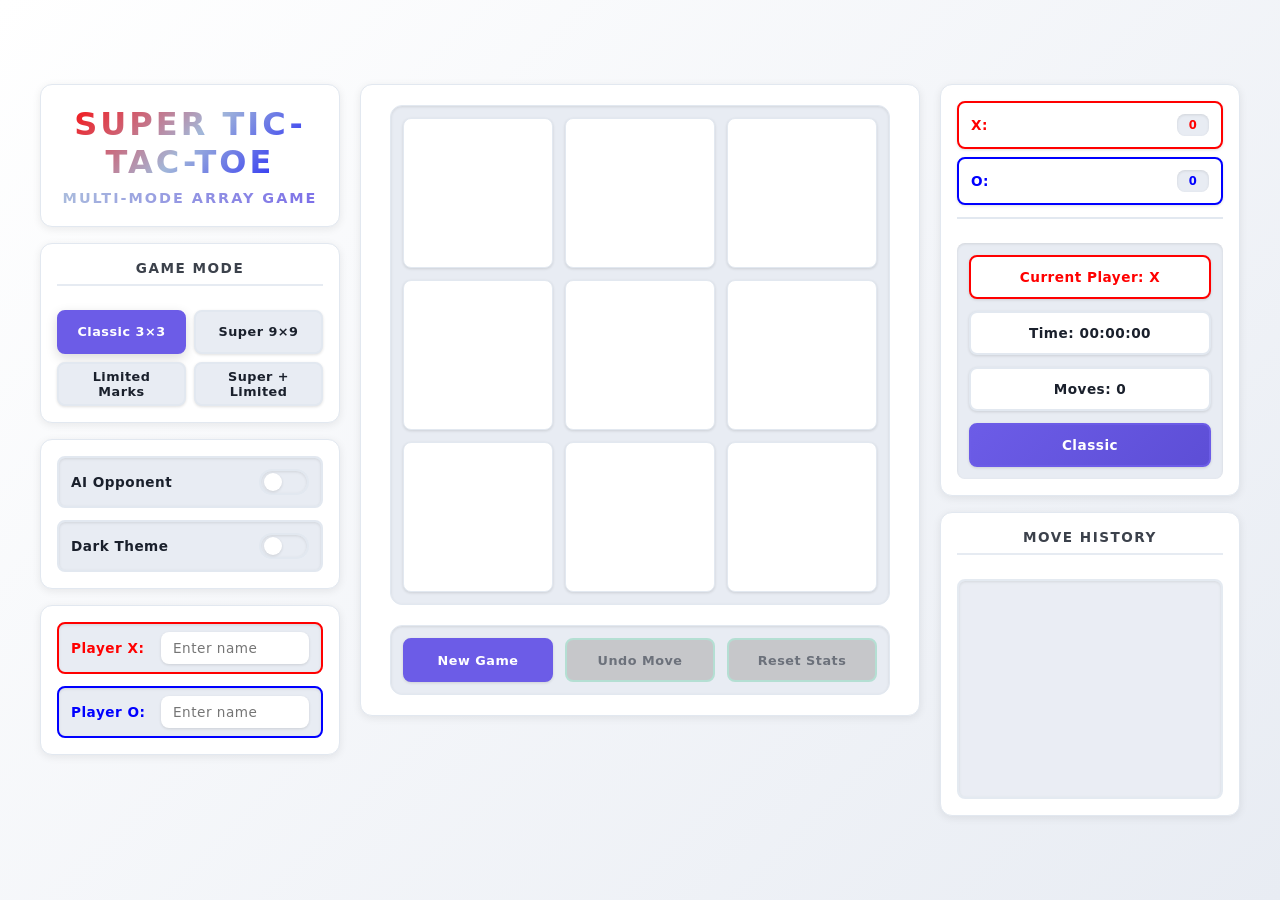
<file: Super-TTT.html>
<!DOCTYPE html>
<html lang="en">
<head>
    <meta charset="UTF-8">
    <meta name="viewport" content="width=device-width, initial-scale=1.0">
    <title>Super XOXO.array - Multi-Mode Tic-Tac-Toe</title>
    <style>
        /* Root CSS Variables - Light Theme */
        :root {
            /* Color variables */
            --x-color: #FF0000;
            --o-color: #0000FF;
            --bg-color: #E8ECF3;
            --frame-color: #FFFFFF;
            --text-color: #1A202C;
            --button-color: #6C5CE7;
            --button-hover: #5D4ED6;
            --accent-color: #93D7BE;
            --border-color: #E2E8F0;
            --shadow-color: rgba(108, 92, 231, 0.2);
            --warning-color: #F59E0B;
            --success-color: #10B981;
            --danger-color: #EF4444;
            
            /* Spacing variables */
            --spacing-xs: 4px;
            --spacing-sm: 8px;
            --spacing-md: 12px;
            --spacing-lg: 16px;
            --spacing-xl: 20px;
            
            /* Border styling */
            --border-width: 2px;
            --border-radius: 12px;
            --border-radius-sm: 8px;
            --border-radius-lg: 16px;
            
            /* Standardized Shadow System */
            --shadow-container: 0 2px 8px rgba(0, 0, 0, 0.08);
            --shadow-surface: 0 1px 3px rgba(0, 0, 0, 0.12);
            --shadow-raised: 0 4px 12px rgba(0, 0, 0, 0.15);
            --shadow-inset: inset 0 1px 3px rgba(0, 0, 0, 0.1);
            
            /* Animations */
            --transition-main: all 0.3s ease;
            --transition-fast: all 0.15s ease;
            --transition-slow: all 0.5s ease;
            
            /* Other effects */
            --gradient-main: linear-gradient(135deg, var(--frame-color), var(--bg-color));
        }
        
        /* Dark Theme Variables */
        [data-theme="dark"] {
            --bg-color: #0F172A;
            --frame-color: #1E293B;
            --text-color: #F8FAFC;
            --button-color: #6366F1;
            --button-hover: #4F46E5;
            --accent-color: #475569;
            --border-color: #334155;
            --shadow-color: rgba(0, 0, 0, 0.3);
            --gradient-main: linear-gradient(135deg, var(--frame-color), var(--bg-color));
            
            /* Dark Theme Shadows */
            --shadow-container: 0 2px 8px rgba(0, 0, 0, 0.25);
            --shadow-surface: 0 1px 3px rgba(0, 0, 0, 0.3);
            --shadow-raised: 0 4px 12px rgba(0, 0, 0, 0.4);
            --shadow-inset: inset 0 1px 3px rgba(0, 0, 0, 0.3);
        }
        
        /* Global Reset */
        * {
            margin: 0;
            padding: 0;
            box-sizing: border-box;
            font-family: system-ui, -apple-system, BlinkMacSystemFont, 'Segoe UI', Roboto, 'Helvetica Neue', Arial, sans-serif;
        }
        
        /* Body Layout */
        body {
            background: var(--gradient-main);
            min-height: 100vh;
            display: flex;
            justify-content: center;
            align-items: center;
            padding: 20px;
            color: var(--text-color);
        }
        
        /* Main Container */
        .container {
            display: flex;
            gap: var(--spacing-xl);
            padding: var(--spacing-xl);
            max-width: 1400px;
            width: 100%;
            align-items: flex-start;
        }
        
        /* Left Panel */
        .left-panel {
            display: flex;
            flex-direction: column;
            gap: var(--spacing-lg);
            width: 300px;
            min-width: 300px;
        }
        
        /* Main Game Area */
        .game-area {
            flex: 1;
            background-color: var(--frame-color);
            padding: var(--spacing-xl);
            border-radius: var(--border-radius);
            box-shadow: var(--shadow-container);
            border: 1px solid var(--border-color);
            display: flex;
            flex-direction: column;
            align-items: center;
            gap: var(--spacing-xl);
            min-width: 0;
            min-height: 600px;
            position: relative;
            overflow: hidden;
        }
        
        /* Right Panel */
        .right-panel {
            width: 300px;
            min-width: 300px;
            display: flex;
            flex-direction: column;
            gap: var(--spacing-lg);
        }
        
        /* Common Panel Styling */
        .panel {
            background: var(--frame-color);
            border-radius: var(--border-radius);
            padding: var(--spacing-lg);
            box-shadow: var(--shadow-container);
            border: 1px solid var(--border-color);
        }
        
        /* Title Section */
        .title-container {
            text-align: center;
            padding: var(--spacing-xl) var(--spacing-lg);
        }
        
        h1 {
            font-size: 2em;
            font-weight: 800;
            text-transform: uppercase;
            margin: 0 0 var(--spacing-sm) 0;
            letter-spacing: 3px;
            background: linear-gradient(135deg, var(--x-color) 0%, #A3B8D9 50%, var(--o-color) 100%);
            -webkit-background-clip: text;
            background-clip: text;
            -webkit-text-fill-color: transparent;
            line-height: 1.2;
        }
        
        .subtitle {
            font-size: 0.9em;
            font-weight: 600;
            background: linear-gradient(135deg, #A3B8D9, var(--button-color));
            -webkit-background-clip: text;
            background-clip: text;
            -webkit-text-fill-color: transparent;
            letter-spacing: 2px;
            text-transform: uppercase;
            opacity: 0.9;
        }
        
        /* Mode Selection */
        .mode-selection {
            display: flex;
            flex-direction: column;
            gap: var(--spacing-md);
        }
        
        .section-title {
            text-align: center;
            font-size: 0.85em;
            font-weight: 700;
            margin-bottom: var(--spacing-md);
            letter-spacing: 1.5px;
            color: var(--text-color);
            opacity: 0.85;
            text-transform: uppercase;
            padding-bottom: var(--spacing-sm);
            border-bottom: 2px solid var(--border-color);
        }
        
        .mode-buttons {
            display: grid;
            grid-template-columns: 1fr 1fr;
            gap: var(--spacing-sm);
        }
        
        .mode-btn {
            padding: var(--spacing-md);
            border: 2px solid var(--border-color);
            border-radius: var(--border-radius-sm);
            background: var(--bg-color);
            color: var(--text-color);
            font-weight: 600;
            cursor: pointer;
            transition: var(--transition-main);
            text-align: center;
            font-size: 0.8em;
            height: 44px;
            display: flex;
            align-items: center;
            justify-content: center;
            letter-spacing: 0.5px;
        }
        
        .mode-btn {
            box-shadow: var(--shadow-surface);
        }
        
        .mode-btn.active {
            background: var(--button-color);
            color: white;
            border-color: var(--button-color);
            box-shadow: var(--shadow-raised);
        }
        
        .mode-btn:hover:not(.active) {
            background: var(--accent-color);
            border-color: var(--accent-color);
            transform: translateY(-1px);
            box-shadow: var(--shadow-raised);
        }
        
        /* Game Toggles */
        .game-toggles {
            display: flex;
            flex-direction: column;
            gap: var(--spacing-md);
        }
        
        .toggle-item {
            display: flex;
            align-items: center;
            justify-content: space-between;
            padding: var(--spacing-md);
            background: var(--bg-color);
            border-radius: var(--border-radius-sm);
            box-shadow: var(--shadow-inset);
            border: 2px solid var(--border-color);
            height: 52px;
        }
        
        .toggle-label {
            font-weight: 600;
            font-size: 0.85em;
            color: var(--text-color);
            letter-spacing: 0.5px;
        }
        
        /* Switch Styles */
        .switch {
            position: relative;
            display: inline-block;
            width: 50px;
            height: 26px;
        }
        
        .switch input {
            opacity: 0;
            width: 0;
            height: 0;
        }
        
        .slider {
            position: absolute;
            cursor: pointer;
            top: 0;
            left: 0;
            right: 0;
            bottom: 0;
            background: var(--bg-color);
            transition: var(--transition-main);
            border-radius: 34px;
            box-shadow: var(--shadow-inset);
            border: 2px solid var(--border-color);
        }
        
        .slider:before {
            position: absolute;
            content: "";
            height: 18px;
            width: 18px;
            left: 3px;
            background: var(--frame-color);
            transition: var(--transition-main);
            border-radius: 50%;
            box-shadow: var(--shadow-surface);
            top: 50%;
            transform: translateY(-50%);
        }
        
        input:checked + .slider {
            background: var(--button-color);
            border-color: var(--button-color);
        }
        
        input:checked + .slider:before {
            transform: translate(20px, -50%);
        }
        
        /* Player Info */
        .player-names {
            display: flex;
            flex-direction: column;
            gap: var(--spacing-md);
        }
        
        .player-input {
            display: flex;
            align-items: center;
            padding: var(--spacing-md);
            background: var(--bg-color);
            border-radius: var(--border-radius-sm);
            box-shadow: var(--shadow-inset);
            border: 2px solid transparent;
            transition: var(--transition-main);
            height: 52px;
        }
        
        .player-input:first-child {
            border-color: var(--x-color);
        }
        
        .player-input:last-child {
            border-color: var(--o-color);
        }
        
        .player-input label {
            white-space: nowrap;
            font-weight: 600;
            min-width: 90px;
            font-size: 0.85em;
            letter-spacing: 0.5px;
        }
        
        .player-input:first-child label {
            color: var(--x-color);
        }
        
        .player-input:last-child label {
            color: var(--o-color);
        }
        
        .player-input input {
            flex: 1;
            padding: var(--spacing-sm) var(--spacing-md);
            border: none;
            border-radius: var(--border-radius-sm);
            outline: none;
            transition: var(--transition-main);
            background-color: var(--frame-color);
            color: var(--text-color);
            font-size: 0.85em;
            min-width: 0;
            box-shadow: var(--shadow-surface);
            font-weight: 500;
            letter-spacing: 0.5px;
        }
        
        /* Limited Marks Indicator */
        .marks-indicator {
            display: flex;
            flex-direction: column;
            gap: var(--spacing-md);
        }
        
        .marks-counter {
            display: flex;
            align-items: center;
            justify-content: space-between;
            padding: var(--spacing-md);
            background: var(--bg-color);
            border-radius: var(--border-radius-sm);
            box-shadow: var(--shadow-inset);
            border: 2px solid var(--border-color);
            font-weight: 600;
            font-size: 0.85em;
            height: 48px;
            letter-spacing: 0.5px;
        }
        
        .marks-counter.x-marks {
            border-color: var(--x-color);
            color: var(--x-color);
        }
        
        .marks-counter.o-marks {
            border-color: var(--o-color);
            color: var(--o-color);
        }
        
        .marks-progress {
            display: flex;
            gap: var(--spacing-xs);
        }
        
        .mark-dot {
            width: 12px;
            height: 12px;
            border-radius: 50%;
            background: var(--border-color);
            transition: var(--transition-main);
        }
        
        .mark-dot.filled {
            background: currentColor;
            box-shadow: var(--shadow-surface);
        }
        
                /* Scoreboard */
        .score-container {
            display: flex;
            flex-direction: column;
            gap: var(--spacing-sm);
        }
        
        .score {
            padding: var(--spacing-md);
            border-radius: var(--border-radius-sm);
            font-size: 0.85em;
            font-weight: 600;
            text-align: center;
            transition: var(--transition-main);
            background: var(--frame-color);
            box-shadow: var(--shadow-surface);
            display: flex;
            align-items: center;
            justify-content: space-between;
            gap: var(--spacing-md);
            border: 2px solid;
            height: 48px;
            letter-spacing: 0.5px;
        }
        
        .score span {
            background: var(--bg-color);
            padding: var(--spacing-xs) var(--spacing-sm);
            border-radius: var(--border-radius-sm);
            min-width: 32px;
            font-size: 0.85em;
            box-shadow: var(--shadow-inset);
            font-weight: 700;
        }
        
        .x-score {
            color: var(--x-color);
            border-color: var(--x-color);
        }
        
        .o-score {
            color: var(--o-color);
            border-color: var(--o-color);
        }
        
        /* Game Board Styles */
        .game-board-container {
            position: relative;
            width: 100%;
            max-width: 600px;
            display: flex;
            flex-direction: column;
            align-items: center;
            gap: var(--spacing-lg);
        }
        
        /* Classic Board */
        .classic-board {
            display: grid;
            grid-template-columns: repeat(3, 1fr);
            gap: var(--spacing-md);
            padding: var(--spacing-md);
            background: var(--bg-color);
            border-radius: var(--border-radius);
            box-shadow: var(--shadow-inset);
            border: 1px solid var(--border-color);
            width: 100%;
            max-width: 500px;
        }
        
        /* Super Board */
        .super-board {
            display: grid;
            grid-template-columns: repeat(3, 1fr);
            gap: var(--spacing-lg);
            padding: var(--spacing-lg);
            background: var(--bg-color);
            border-radius: var(--border-radius);
            box-shadow: var(--shadow-inset);
            border: 1px solid var(--border-color);
            width: 100%;
            max-width: 600px;
            position: relative;
        }
        
        .sub-board {
            display: grid;
            grid-template-columns: repeat(3, 1fr);
            gap: var(--spacing-xs);
            padding: var(--spacing-sm);
            background: var(--frame-color);
            border-radius: var(--border-radius-sm);
            box-shadow: var(--shadow-surface);
            border: 2px solid var(--border-color);
            transition: var(--transition-main);
            position: relative;
        }
        
        .sub-board.active {
            border-color: var(--button-color);
            box-shadow: var(--shadow-raised);
            transform: scale(1.02);
            z-index: 2;
        }
        
        .sub-board.won-x {
            border-color: var(--x-color);
            background: linear-gradient(135deg, rgba(255, 0, 0, 0.1), var(--frame-color));
        }
        
        .sub-board.won-o {
            border-color: var(--o-color);
            background: linear-gradient(135deg, rgba(0, 0, 255, 0.1), var(--frame-color));
        }
        
        .sub-board.draw {
            border-color: var(--accent-color);
            background: linear-gradient(135deg, rgba(147, 215, 190, 0.1), var(--frame-color));
            opacity: 0.7;
        }
        
        .sub-board-overlay {
            position: absolute;
            top: 0;
            left: 0;
            right: 0;
            bottom: 0;
            display: flex;
            align-items: center;
            justify-content: center;
            font-size: 3em;
            font-weight: bold;
            color: currentColor;
            background: rgba(255, 255, 255, 0.9);
            border-radius: var(--border-radius-sm);
            opacity: 0;
            transition: var(--transition-main);
            pointer-events: none;
        }
        
        .sub-board.won-x .sub-board-overlay {
            opacity: 1;
            color: var(--x-color);
            pointer-events: auto;
        }
        
        .sub-board.won-o .sub-board-overlay {
            opacity: 1;
            color: var(--o-color);
            pointer-events: auto;
        }
        
        .sub-board.draw .sub-board-overlay {
            opacity: 1;
            color: var(--accent-color);
            pointer-events: auto;
        }
        
        /* Cell Styles */
        .cell {
            aspect-ratio: 1;
            border: 1px solid var(--border-color);
            background-color: var(--frame-color);
            border-radius: var(--border-radius-sm);
            font-size: 2em;
            font-weight: bold;
            cursor: pointer;
            transition: var(--transition-main);
            box-shadow: var(--shadow-surface);
            display: flex;
            align-items: center;
            justify-content: center;
            position: relative;
            overflow: hidden;
        }
        
        /* Classic mode cells */
        .classic-board .cell {
            font-size: 3em;
            min-height: 100px;
        }
        
        /* Super mode cells */
        .sub-board .cell {
            font-size: 1.2em;
            min-height: 40px;
        }
        
        .cell:hover:not(.filled) {
            transform: translateY(-2px);
            box-shadow: var(--shadow-raised);
            background-color: var(--accent-color);
            border: 2px solid var(--button-color);
        }
        
        .cell.filled {
            cursor: default;
        }
        
        .cell.x {
            color: var(--x-color);
            background: linear-gradient(135deg, rgba(255, 0, 0, 0.1), var(--frame-color));
            border: 2px solid var(--x-color);
        }
        
        .cell.o {
            color: var(--o-color);
            background: linear-gradient(135deg, rgba(0, 0, 255, 0.1), var(--frame-color));
            border: 2px solid var(--o-color);
        }
        

        
        /* Mark placement animation */
        .cell.placing {
            animation: placeAnimation 0.3s ease-out;
        }
        
        @keyframes placeAnimation {
            0% {
                transform: scale(0) rotate(180deg);
                opacity: 0;
            }
            50% {
                transform: scale(1.2) rotate(90deg);
                opacity: 0.8;
            }
            100% {
                transform: scale(1) rotate(0deg);
                opacity: 1;
            }
        }
        
        /* Game Status */
        .game-status {
            display: flex;
            flex-direction: column;
            gap: var(--spacing-lg);
        }
        
        .game-status .score-container {
            padding-bottom: var(--spacing-md);
            border-bottom: 2px solid var(--border-color);
            margin-bottom: var(--spacing-sm);
        }
        
        .game-info {
            display: flex;
            flex-direction: column;
            gap: var(--spacing-md);
            padding: var(--spacing-md);
            background: var(--bg-color);
            border-radius: var(--border-radius-sm);
            box-shadow: var(--shadow-inset);
        }
        
        #current-player, #timer, #moves, #game-mode-display {
            padding: var(--spacing-md);
            border-radius: var(--border-radius-sm);
            background: var(--frame-color);
            box-shadow: var(--shadow-surface);
            font-weight: 600;
            color: var(--text-color);
            transition: var(--transition-main);
            font-size: 0.85em;
            text-align: center;
            height: 44px;
            display: flex;
            align-items: center;
            justify-content: center;
            border: 2px solid var(--border-color);
            letter-spacing: 0.5px;
        }
        
        #current-player.x-turn {
            border-color: var(--x-color);
            color: var(--x-color);
        }
        
        #current-player.o-turn {
            border-color: var(--o-color);
            color: var(--o-color);
        }
        
        /* Game Controls */
        .game-controls {
            width: 100%;
            max-width: 500px;
            padding: var(--spacing-md);
            background: var(--bg-color);
            border-radius: var(--border-radius);
            box-shadow: var(--shadow-inset);
            border: 1px solid var(--border-color);
        }
        
        .control-buttons {
            display: grid;
            grid-template-columns: repeat(3, 1fr);
            gap: var(--spacing-md);
            width: 100%;
        }
        
        .control-btn {
            padding: var(--spacing-md);
            border: 2px solid var(--button-color);
            border-radius: var(--border-radius-sm);
            background-color: var(--button-color);
            color: white;
            font-weight: 600;
            cursor: pointer;
            transition: var(--transition-main);
            box-shadow: var(--shadow-surface);
            width: 100%;
            text-align: center;
            white-space: nowrap;
            font-size: 0.8em;
            height: 44px;
            display: flex;
            align-items: center;
            justify-content: center;
            letter-spacing: 0.5px;
        }
        
        .control-btn:nth-child(2), .control-btn:nth-child(3) {
            background-color: var(--accent-color);
            color: var(--text-color);
            border-color: var(--accent-color);
        }
        
        .control-btn:hover:not(:disabled) {
            transform: translateY(-2px);
            box-shadow: var(--shadow-raised);
            background: var(--button-hover);
        }
        
        .control-btn:nth-child(2):hover:not(:disabled),
        .control-btn:nth-child(3):hover:not(:disabled) {
            background: var(--accent-color);
            opacity: 0.9;
        }
        
        .control-btn:disabled {
            background: #B0B0B0;
            cursor: not-allowed;
            transform: none;
            box-shadow: none;
            opacity: 0.6;
        }
        
        /* Move History */
        .move-history {
            display: flex;
            flex-direction: column;
            gap: var(--spacing-md);
        }
        

        
        .history-container {
            height: 220px;
            overflow-y: auto;
            padding: var(--spacing-md);
            background: var(--bg-color);
            border-radius: var(--border-radius-sm);
            box-shadow: var(--shadow-inset);
            white-space: pre-line;
            line-height: 1.6;
            font-size: 0.8em;
            border: 2px solid var(--border-color);
            font-family: 'Monaco', 'Menlo', 'Consolas', 'Courier New', monospace;
            color: var(--text-color);
            opacity: 0.9;
        }
        
        /* Responsive Design */
        @media (max-width: 1200px) {
            .container {
                flex-direction: column;
                align-items: center;
                gap: var(--spacing-lg);
                padding: var(--spacing-lg);
            }
            
            .left-panel, .right-panel {
                width: 100%;
                max-width: 700px;
            }
            
            .game-area {
                width: 100%;
                max-width: 700px;
            }
        }
        
        @media (max-width: 768px) {
            .container {
                padding: var(--spacing-md);
                gap: var(--spacing-md);
            }
            
            .left-panel, .right-panel {
                width: 100%;
            }
            
            .panel {
                padding: var(--spacing-md);
            }
            
            h1 {
                font-size: 1.8em;
                letter-spacing: 2px;
            }
            
            .subtitle {
                font-size: 0.8em;
                letter-spacing: 1px;
            }
            
            .classic-board .cell {
                font-size: 2em;
                min-height: 80px;
            }
            
            .sub-board .cell {
                font-size: 1em;
                min-height: 30px;
            }
            
            .super-board {
                gap: var(--spacing-md);
                padding: var(--spacing-md);
            }
            
            .control-buttons {
                grid-template-columns: 1fr;
                gap: var(--spacing-sm);
            }
            
            .mode-buttons {
                grid-template-columns: 1fr;
                gap: var(--spacing-sm);
            }
        }
        
        @media (max-width: 480px) {
            body {
                padding: var(--spacing-md);
            }
            
            .container {
                padding: var(--spacing-sm);
                gap: var(--spacing-sm);
            }
            
            .classic-board .cell {
                font-size: 1.5em;
                min-height: 60px;
            }
            
            .sub-board .cell {
                font-size: 0.8em;
                min-height: 25px;
            }
            
            h1 {
                font-size: 1.6em;
                letter-spacing: 1px;
            }
            
            .subtitle {
                font-size: 0.75em;
                letter-spacing: 0.5px;
            }
        }
        
        /* Win Effects */
        .win-effect {
            position: fixed;
            top: 0;
            left: 0;
            width: 100%;
            height: 100%;
            pointer-events: none;
            z-index: 1000;
        }
        
        @keyframes confetti {
            0% { transform: translateY(-100vh) rotate(0deg); }
            100% { transform: translateY(100vh) rotate(720deg); }
        }
        
        .confetti {
            position: absolute;
            width: 10px;
            height: 10px;
            background: var(--button-color);
            animation: confetti 3s linear infinite;
        }
        
        /* Blur overlay for super mode focus */
        .blur-overlay {
            position: absolute;
            top: 0;
            left: 0;
            right: 0;
            bottom: 0;
            background: rgba(0, 0, 0, 0.3);
            backdrop-filter: blur(3px);
            border-radius: var(--border-radius);
            opacity: 0;
            transition: var(--transition-slow);
            pointer-events: none;
            z-index: 1;
        }
        
        .blur-overlay.active {
            opacity: 1;
        }
        
        /* Game mode indicator */
        #game-mode-display {
            background: linear-gradient(135deg, var(--button-color), var(--button-hover));
            color: white;
            font-weight: bold;
            border-color: var(--button-color);
        }
        
        /* Hidden class for mode switching */
        .hidden {
            display: none !important;
        }
    </style>
</head>
<body>
    <div class="container">
        <!-- Left Panel -->
        <div class="left-panel">
            <!-- Title -->
            <div class="panel title-container">
                <h1>Super TIC-TAC-TOE</h1>
                <p class="subtitle">Multi-Mode Array Game</p>
            </div>

            <!-- Mode Selection -->
            <div class="panel mode-selection">
                <h3 class="section-title">Game Mode</h3>
                <div class="mode-buttons">
                    <button class="mode-btn active" data-mode="classic">Classic 3×3</button>
                    <button class="mode-btn" data-mode="super">Super 9×9</button>
                    <button class="mode-btn" data-mode="limited">Limited Marks</button>
                    <button class="mode-btn" data-mode="super-limited">Super + Limited</button>
                </div>
            </div>

            <!-- Game Toggles -->
            <div class="panel game-toggles">
                <div class="toggle-item">
                    <span class="toggle-label">AI Opponent</span>
                    <label class="switch">
                        <input type="checkbox" id="ai-mode">
                        <span class="slider"></span>
                    </label>
                </div>
                <div class="toggle-item">
                    <span class="toggle-label">Dark Theme</span>
                    <label class="switch">
                        <input type="checkbox" id="theme-toggle">
                        <span class="slider"></span>
                    </label>
                </div>
            </div>

            <!-- Player Names -->
            <div class="panel player-names">
                <div class="player-input">
                    <label for="player-x">Player X:</label>
                    <input type="text" id="player-x" placeholder="Enter name">
                </div>
                <div class="player-input">
                    <label for="player-o">Player O:</label>
                    <input type="text" id="player-o" placeholder="Enter name">
                </div>
            </div>

            <!-- Limited Marks Indicator -->
            <div class="panel marks-indicator hidden" id="marks-indicator">
                <h3 class="section-title">Marks Counter</h3>
                <div class="marks-counter x-marks">
                    <span>X Marks:</span>
                    <div class="marks-progress" id="x-marks-progress">
                        <div class="mark-dot"></div>
                        <div class="mark-dot"></div>
                        <div class="mark-dot"></div>
                    </div>
                </div>
                <div class="marks-counter o-marks">
                    <span>O Marks:</span>
                    <div class="marks-progress" id="o-marks-progress">
                        <div class="mark-dot"></div>
                        <div class="mark-dot"></div>
                        <div class="mark-dot"></div>
                    </div>
                </div>
            </div>


        </div>

        <!-- Main Game Area -->
        <div class="game-area">
            <div class="blur-overlay"></div>
            
            <!-- Game Board Container -->
            <div class="game-board-container">
                <!-- Classic Board -->
                <div class="classic-board" id="classic-board">
                    <!-- Classic 3x3 grid cells will be generated by JavaScript -->
                </div>

                <!-- Super Board -->
                <div class="super-board hidden" id="super-board">
                    <!-- 9 sub-boards will be generated by JavaScript -->
                </div>
            </div>

            <!-- Game Controls -->
            <div class="game-controls">
                <div class="control-buttons">
                    <button id="new-game" class="control-btn">New Game</button>
                    <button id="undo-move" class="control-btn" disabled>Undo Move</button>
                    <button id="reset-stats" class="control-btn" disabled>Reset Stats</button>
                </div>
            </div>
        </div>

        <!-- Right Panel -->
        <div class="right-panel">
            <!-- Game Status -->
            <div class="panel game-status">
                <!-- Scoreboard -->
                <div class="score-container">
                    <div class="score x-score">X: <span id="x-score">0</span></div>
                    <div class="score o-score">O: <span id="o-score">0</span></div>
                </div>
                
                <div class="game-info">
                    <div id="current-player">Current Player: X</div>
                    <div id="timer">Time: 00:00:00</div>
                    <div id="moves">Moves: 0</div>
                    <div id="game-mode-display">Classic Mode</div>
                </div>
            </div>

            <!-- Move History -->
            <div class="panel move-history">
                <h3 class="section-title">Move History</h3>
                <div id="history-text" class="history-container"></div>
            </div>
        </div>
    </div>

    <!-- Win Effect Container -->
    <div class="win-effect" id="win-effect"></div>

    <script>
        // Game configuration constants
        const BOARD_SIZE = 9;
        const AI_MOVE_DELAY = 500;
        const MAX_MARKS_LIMITED = 3;
        
        // Game modes enum
        const GAME_MODES = {
            CLASSIC: 'classic',
            SUPER: 'super',
            LIMITED: 'limited',
            SUPER_LIMITED: 'super-limited'
        };

        class SuperTicTacToe {
            constructor() {
                // Game state
                this.gameMode = GAME_MODES.CLASSIC;
                this.aiMode = false;
                this.currentPlayer = 'X';
                this.gameOver = false;
                this.timerRunning = false;
                this.timeElapsed = 0;
                this.moves = 0;
                this.moveHistory = [];
                
                // Player data
                this.playerNames = { X: 'X', O: 'O' };
                this.playerXScore = 0;
                this.playerOScore = 0;
                
                // Classic mode board
                this.classicBoard = Array(9).fill('');
                
                // Super mode data
                this.superBoard = Array(9).fill(null).map(() => Array(9).fill(''));
                this.superBoardStatus = Array(9).fill(''); // '', 'X', 'O', 'draw'
                this.activeSubBoard = null; // null means any board
                
                // Limited marks mode data
                this.playerMarks = { X: [], O: [] }; // Arrays of {boardIndex, cellIndex}
                
                // DOM elements
                this.initializeDOM();
                this.setupEventListeners();
                this.initializeBoards();
                this.updateDisplay();
                
                // AI cache
                this.minimaxCache = new Map();
                this.MAX_CACHE_SIZE = 10000;
                
                // Ensure boards are properly set up after initialization
                setTimeout(() => {
                    this.updateActiveSubBoard();
                }, 0);
            }

            initializeDOM() {
                // Mode buttons
                this.modeButtons = document.querySelectorAll('.mode-btn');
                
                // Toggle switches
                this.aiToggle = document.getElementById('ai-mode');
                this.themeToggle = document.getElementById('theme-toggle');
                
                // Player inputs
                this.playerXInput = document.getElementById('player-x');
                this.playerOInput = document.getElementById('player-o');
                
                // Game boards
                this.classicBoardElement = document.getElementById('classic-board');
                this.superBoardElement = document.getElementById('super-board');
                
                // Status displays
                this.currentPlayerDisplay = document.getElementById('current-player');
                this.timerDisplay = document.getElementById('timer');
                this.movesDisplay = document.getElementById('moves');
                this.gameModeDisplay = document.getElementById('game-mode-display');
                this.historyText = document.getElementById('history-text');
                
                // Score displays
                this.xScoreDisplay = document.getElementById('x-score');
                this.oScoreDisplay = document.getElementById('o-score');
                
                // Limited marks indicator
                this.marksIndicator = document.getElementById('marks-indicator');
                this.xMarksProgress = document.getElementById('x-marks-progress');
                this.oMarksProgress = document.getElementById('o-marks-progress');
                
                // Control buttons
                this.newGameButton = document.getElementById('new-game');
                this.undoMoveButton = document.getElementById('undo-move');
                this.resetStatsButton = document.getElementById('reset-stats');
                
                // Effect containers
                this.winEffect = document.getElementById('win-effect');
                this.blurOverlay = document.querySelector('.blur-overlay');
            }

            setupEventListeners() {
                // Mode selection
                this.modeButtons.forEach(btn => {
                    btn.addEventListener('click', () => this.setGameMode(btn.dataset.mode));
                });
                
                // Toggle switches
                this.aiToggle.addEventListener('change', () => this.toggleAI());
                this.themeToggle.addEventListener('change', () => this.toggleTheme());
                
                // Player name inputs
                this.playerXInput.addEventListener('input', () => this.updatePlayerName('X'));
                this.playerOInput.addEventListener('input', () => this.updatePlayerName('O'));
                
                // Control buttons
                this.newGameButton.addEventListener('click', () => this.newGame());
                this.undoMoveButton.addEventListener('click', () => this.undoMove());
                this.resetStatsButton.addEventListener('click', () => this.resetStats());
                
                // Initialize theme
                this.initializeTheme();
            }

            initializeBoards() {
                this.createClassicBoard();
                this.createSuperBoard();
            }

            createClassicBoard() {
                this.classicBoardElement.innerHTML = '';
                for (let i = 0; i < 9; i++) {
                    const cell = document.createElement('button');
                    cell.className = 'cell';
                    cell.dataset.index = i;
                    cell.addEventListener('click', () => this.handleCellClick(-1, i));
                    this.classicBoardElement.appendChild(cell);
                }
            }

            createSuperBoard() {
                this.superBoardElement.innerHTML = '';
                for (let boardIndex = 0; boardIndex < 9; boardIndex++) {
                    const subBoard = document.createElement('div');
                    subBoard.className = 'sub-board';
                    subBoard.dataset.boardIndex = boardIndex;
                    
                    for (let cellIndex = 0; cellIndex < 9; cellIndex++) {
                        const cell = document.createElement('button');
                        cell.className = 'cell';
                        cell.dataset.boardIndex = boardIndex;
                        cell.dataset.cellIndex = cellIndex;
                        cell.addEventListener('click', () => this.handleCellClick(boardIndex, cellIndex));
                        subBoard.appendChild(cell);
                    }
                    
                    // Add overlay for won/draw boards
                    const overlay = document.createElement('div');
                    overlay.className = 'sub-board-overlay';
                    subBoard.appendChild(overlay);
                    
                    this.superBoardElement.appendChild(subBoard);
                }
            }

            setGameMode(mode) {
                this.gameMode = mode;
                
                // Update mode button states
                this.modeButtons.forEach(btn => {
                    btn.classList.toggle('active', btn.dataset.mode === mode);
                });
                
                // Show/hide appropriate boards
                this.classicBoardElement.classList.toggle('hidden', !this.isClassicMode());
                this.superBoardElement.classList.toggle('hidden', !this.isSuperMode());
                
                // Show/hide limited marks indicator
                this.marksIndicator.classList.toggle('hidden', !this.isLimitedMode());
                
                // Update display
                this.updateGameModeDisplay();
                this.newGame();
                
                // Ensure super board cells are properly enabled after mode switch
                if (this.isSuperMode()) {
                    setTimeout(() => {
                        this.updateActiveSubBoard();
                    }, 0);
                }
            }

            isClassicMode() {
                return this.gameMode === GAME_MODES.CLASSIC || this.gameMode === GAME_MODES.LIMITED;
            }

            isSuperMode() {
                return this.gameMode === GAME_MODES.SUPER || this.gameMode === GAME_MODES.SUPER_LIMITED;
            }

            isLimitedMode() {
                return this.gameMode === GAME_MODES.LIMITED || this.gameMode === GAME_MODES.SUPER_LIMITED;
            }

            toggleAI() {
                this.aiMode = this.aiToggle.checked;
                if (this.aiMode) {
                    this.playerOInput.value = "AI";
                    this.playerOInput.disabled = true;
                    this.playerNames.O = "AI";
                } else {
                    this.playerOInput.value = "O";
                    this.playerOInput.disabled = false;
                    this.playerNames.O = "O";
                }
                this.updateScoreDisplay();
            }

            toggleTheme() {
                const isDark = this.themeToggle.checked;
                if (isDark) {
                    document.documentElement.setAttribute('data-theme', 'dark');
                } else {
                    document.documentElement.removeAttribute('data-theme');
                }
                localStorage.setItem('theme', isDark ? 'dark' : 'light');
            }

            initializeTheme() {
                const savedTheme = localStorage.getItem('theme');
                const prefersDark = window.matchMedia('(prefers-color-scheme: dark)').matches;
                const isDark = savedTheme ? savedTheme === 'dark' : prefersDark;
                
                this.themeToggle.checked = isDark;
                this.toggleTheme();
            }

            updatePlayerName(player) {
                const input = player === 'X' ? this.playerXInput : this.playerOInput;
                this.playerNames[player] = input.value.trim() || player;
                this.updateScoreDisplay();
                this.updateCurrentPlayerDisplay();
            }

            handleCellClick(boardIndex, cellIndex) {
                if (this.gameOver) return;
                
                if (!this.isValidMove(boardIndex, cellIndex)) return;
                
                // Start timer on first move
                if (!this.timerRunning && this.moves === 0) {
                    this.startTimer();
                }
                
                this.makeMove(boardIndex, cellIndex);
                
                // Handle AI move
                if (this.aiMode && this.currentPlayer === 'O' && !this.gameOver) {
                    setTimeout(() => {
                        if (!this.gameOver) {
                            this.makeAIMove();
                        }
                    }, AI_MOVE_DELAY);
                }
            }

            isValidMove(boardIndex, cellIndex) {
                if (this.isClassicMode()) {
                    return this.classicBoard[cellIndex] === '';
                } else {
                    // Super mode
                    if (this.superBoardStatus[boardIndex] !== '') return false;
                    if (this.superBoard[boardIndex][cellIndex] !== '') return false;
                    if (this.activeSubBoard !== null && this.activeSubBoard !== boardIndex) return false;
                    return true;
                }
            }

            makeMove(boardIndex, cellIndex) {
                // Check if player needs to remove a mark first (limited mode)
                if (this.isLimitedMode() && this.getPlayerMarkCount(this.currentPlayer) >= MAX_MARKS_LIMITED) {
                    this.removeOldestMark(this.currentPlayer, () => {
                        // Place new mark after removal animation completes
                        this.completeMoveAfterRemoval(boardIndex, cellIndex);
                    });
                } else {
                    // Normal move without removal
                    this.completeMoveAfterRemoval(boardIndex, cellIndex);
                }
            }

            completeMoveAfterRemoval(boardIndex, cellIndex) {
                this.placeMark(boardIndex, cellIndex);
                this.recordMove(boardIndex, cellIndex);
                this.checkGameState();
                
                if (!this.gameOver) {
                    this.switchPlayer();
                }
                
                this.updateDisplay();
            }

            placeMark(boardIndex, cellIndex) {
                if (this.isClassicMode()) {
                    this.classicBoard[cellIndex] = this.currentPlayer;
                    const cell = this.classicBoardElement.children[cellIndex];
                    this.updateCellDisplay(cell, this.currentPlayer);
                } else {
                    this.superBoard[boardIndex][cellIndex] = this.currentPlayer;
                    const subBoard = this.superBoardElement.children[boardIndex];
                    const cell = subBoard.children[cellIndex];
                    this.updateCellDisplay(cell, this.currentPlayer);
                    
                    // Check if sub-board is won
                    const subBoardResult = this.checkWinner(this.superBoard[boardIndex]);
                    if (subBoardResult) {
                        this.superBoardStatus[boardIndex] = subBoardResult;
                        this.updateSubBoardDisplay(boardIndex, subBoardResult);
                    } else if (!this.superBoard[boardIndex].includes('')) {
                        this.superBoardStatus[boardIndex] = 'draw';
                        this.updateSubBoardDisplay(boardIndex, 'draw');
                    }
                    
                    // Set next active sub-board
                    this.activeSubBoard = this.superBoardStatus[cellIndex] === '' ? cellIndex : null;
                    this.updateActiveSubBoard();
                }
                
                // Track marks for limited mode
                if (this.isLimitedMode()) {
                    this.playerMarks[this.currentPlayer].push({ boardIndex, cellIndex });
                    this.updateMarksDisplay();
                }
                
                this.moves++;
                this.movesDisplay.textContent = `Moves: ${this.moves}`;
                this.resetStatsButton.disabled = false;
            }

            updateCellDisplay(cell, player) {
                cell.textContent = player;
                cell.classList.add(player.toLowerCase(), 'filled', 'placing');
                cell.style.pointerEvents = 'none';
                
                // Remove animation class after animation
                setTimeout(() => {
                    cell.classList.remove('placing');
                }, 300);
            }

            updateSubBoardDisplay(boardIndex, result) {
                const subBoard = this.superBoardElement.children[boardIndex];
                const overlay = subBoard.querySelector('.sub-board-overlay');
                
                subBoard.classList.remove('active');
                subBoard.classList.add(`won-${result.toLowerCase()}`);
                
                if (result === 'draw') {
                    overlay.textContent = '⚊';
                } else {
                    overlay.textContent = result;
                }
                
                // Disable all cells in this sub-board
                Array.from(subBoard.children).forEach(cell => {
                    if (cell.classList.contains('cell')) {
                        cell.style.pointerEvents = 'none';
                    }
                });
            }

            updateActiveSubBoard() {
                if (!this.isSuperMode()) return;
                
                // Remove active class from all sub-boards
                Array.from(this.superBoardElement.children).forEach((subBoard, index) => {
                    subBoard.classList.remove('active');
                    
                    // Enable/disable cells based on active sub-board
                    if (this.activeSubBoard === null || this.activeSubBoard === index) {
                        if (this.superBoardStatus[index] === '') {
                            Array.from(subBoard.children).forEach(cell => {
                                if (cell.classList.contains('cell') && !cell.classList.contains('filled')) {
                                    cell.style.pointerEvents = 'auto';
                                }
                            });
                        }
                    } else {
                        Array.from(subBoard.children).forEach(cell => {
                            if (cell.classList.contains('cell')) {
                                cell.style.pointerEvents = 'none';
                            }
                        });
                    }
                });
                
                // Add active class to current sub-board
                if (this.activeSubBoard !== null) {
                    this.superBoardElement.children[this.activeSubBoard].classList.add('active');
                } else {
                    // When activeSubBoard is null, all available boards should be highlighted
                    Array.from(this.superBoardElement.children).forEach((subBoard, index) => {
                        if (this.superBoardStatus[index] === '') {
                            subBoard.classList.add('active');
                        }
                    });
                }
            }

            removeOldestMark(player, callback) {
                const marks = this.playerMarks[player];
                if (marks.length === 0) {
                    if (callback) callback();
                    return;
                }
                
                // Remove the oldest mark (first in array)
                const oldestMark = marks[0];
                this.removeMark(oldestMark.boardIndex, oldestMark.cellIndex, 0, player, callback);
            }

            removeMark(boardIndex, cellIndex, markIndex, player, callback) {
                // Get the cell to animate
                let cell;
                if (this.isClassicMode()) {
                    cell = this.classicBoardElement.children[cellIndex];
                } else {
                    const subBoard = this.superBoardElement.children[boardIndex];
                    cell = subBoard.children[cellIndex];
                }
                
                // Add fade-out animation
                cell.style.transition = 'all 0.3s ease-out';
                cell.style.transform = 'scale(0.5)';
                cell.style.opacity = '0.3';
                
                // After animation, remove the mark
                setTimeout(() => {
                    // Remove from board
                    if (this.isClassicMode()) {
                        this.classicBoard[cellIndex] = '';
                        this.clearCellDisplay(cell);
                    } else {
                        this.superBoard[boardIndex][cellIndex] = '';
                        this.clearCellDisplay(cell);
                        
                        // May need to update sub-board status
                        this.recalculateSubBoardStatus(boardIndex);
                    }
                    
                    // Remove from player marks
                    this.playerMarks[player].splice(markIndex, 1);
                    this.updateMarksDisplay();
                    
                    // Record removal in history
                    this.recordRemoval(boardIndex, cellIndex, player);
                    
                    // Reset cell styling
                    cell.style.transition = '';
                    cell.style.transform = '';
                    cell.style.opacity = '';
                    
                    // Call the callback if provided
                    if (callback) callback();
                }, 300);
            }

            clearCellDisplay(cell) {
                cell.textContent = '';
                cell.classList.remove('x', 'o', 'filled');
                cell.style.pointerEvents = 'auto';
            }



            recalculateSubBoardStatus(boardIndex) {
                const board = this.superBoard[boardIndex];
                const result = this.checkWinner(board);
                
                if (result) {
                    this.superBoardStatus[boardIndex] = result;
                } else if (!board.includes('')) {
                    this.superBoardStatus[boardIndex] = 'draw';
                } else {
                    this.superBoardStatus[boardIndex] = '';
                    
                    // Remove won/draw styling
                    const subBoard = this.superBoardElement.children[boardIndex];
                    subBoard.classList.remove('won-x', 'won-o', 'draw');
                    subBoard.querySelector('.sub-board-overlay').textContent = '';
                }
            }

            checkGameState() {
                let winner = null;
                
                if (this.isClassicMode()) {
                    winner = this.checkWinner(this.classicBoard);
                } else {
                    winner = this.checkWinner(this.superBoardStatus);
                }
                
                if (winner) {
                    this.handleWin(winner);
                } else if (this.isGameDraw()) {
                    this.handleDraw();
                }
            }

            checkWinner(board) {
                const winPatterns = [
                    [0, 1, 2], [3, 4, 5], [6, 7, 8], // rows
                    [0, 3, 6], [1, 4, 7], [2, 5, 8], // columns
                    [0, 4, 8], [2, 4, 6] // diagonals
                ];
                
                for (const pattern of winPatterns) {
                    const [a, b, c] = pattern;
                    if (board[a] && board[a] === board[b] && board[a] === board[c]) {
                        return board[a];
                    }
                }
                
                return null;
            }

            isGameDraw() {
                if (this.isClassicMode()) {
                    return !this.classicBoard.includes('');
                } else {
                    return !this.superBoardStatus.includes('');
                }
            }

            handleWin(winner) {
                this.gameOver = true;
                this.stopTimer();
                
                // Update score
                if (winner === 'X') {
                    this.playerXScore++;
                } else {
                    this.playerOScore++;
                }
                
                this.updateScoreDisplay();
                this.recordWin(winner);
                this.createWinEffect();
                
                setTimeout(() => {
                    alert(`${this.playerNames[winner]} wins!`);
                    this.newGame();
                }, 100);
            }

            handleDraw() {
                this.gameOver = true;
                this.stopTimer();
                this.recordDraw();
                
                setTimeout(() => {
                    alert("It's a draw!");
                    this.newGame();
                }, 100);
            }

            createWinEffect() {
                // Create confetti effect
                this.winEffect.innerHTML = '';
                const colors = ['var(--x-color)', 'var(--o-color)', 'var(--button-color)', 'var(--accent-color)'];
                
                for (let i = 0; i < 50; i++) {
                    const confetti = document.createElement('div');
                    confetti.className = 'confetti';
                    confetti.style.left = Math.random() * 100 + '%';
                    confetti.style.background = colors[Math.floor(Math.random() * colors.length)];
                    confetti.style.animationDelay = Math.random() * 3 + 's';
                    confetti.style.animationDuration = (Math.random() * 2 + 2) + 's';
                    this.winEffect.appendChild(confetti);
                }
                
                setTimeout(() => {
                    this.winEffect.innerHTML = '';
                }, 5000);
            }

            makeAIMove() {
                let move;
                
                if (this.isClassicMode()) {
                    move = this.findBestClassicMove();
                    if (move !== null) {
                        this.makeMove(-1, move);
                    }
                } else {
                    move = this.findBestSuperMove();
                    if (move !== null) {
                        this.makeMove(move.boardIndex, move.cellIndex);
                    }
                }
            }

            findBestClassicMove() {
                let bestScore = -Infinity;
                let bestMove = null;
                
                for (let i = 0; i < 9; i++) {
                    if (this.classicBoard[i] === '') {
                        this.classicBoard[i] = 'O';
                        const score = this.minimax(this.classicBoard, 0, false, -Infinity, Infinity);
                        this.classicBoard[i] = '';
                        
                        if (score > bestScore) {
                            bestScore = score;
                            bestMove = i;
                        }
                    }
                }
                
                return bestMove;
            }

            findBestSuperMove() {
                let bestScore = -Infinity;
                let bestMoves = [];
                
                // Check for immediate wins first
                for (let boardIndex = 0; boardIndex < 9; boardIndex++) {
                    if (this.superBoardStatus[boardIndex] !== '') continue;
                    if (this.activeSubBoard !== null && this.activeSubBoard !== boardIndex) continue;
                    
                    for (let cellIndex = 0; cellIndex < 9; cellIndex++) {
                        if (this.superBoard[boardIndex][cellIndex] === '') {
                            // Simulate move
                            this.superBoard[boardIndex][cellIndex] = 'O';
                            
                            // Check if this wins the sub-board
                            const subBoardWinner = this.checkWinner(this.superBoard[boardIndex]);
                            if (subBoardWinner === 'O') {
                                // Check if this wins the main game
                                const tempStatus = [...this.superBoardStatus];
                                tempStatus[boardIndex] = 'O';
                                const mainWinner = this.checkWinner(tempStatus);
                                
                                this.superBoard[boardIndex][cellIndex] = '';
                                
                                if (mainWinner === 'O') {
                                    return { boardIndex, cellIndex }; // Winning move!
                                }
                            }
                            
                            this.superBoard[boardIndex][cellIndex] = '';
                        }
                    }
                }
                
                // Check for blocking opponent wins
                for (let boardIndex = 0; boardIndex < 9; boardIndex++) {
                    if (this.superBoardStatus[boardIndex] !== '') continue;
                    if (this.activeSubBoard !== null && this.activeSubBoard !== boardIndex) continue;
                    
                    for (let cellIndex = 0; cellIndex < 9; cellIndex++) {
                        if (this.superBoard[boardIndex][cellIndex] === '') {
                            // Simulate opponent move
                            this.superBoard[boardIndex][cellIndex] = 'X';
                            
                            const subBoardWinner = this.checkWinner(this.superBoard[boardIndex]);
                            if (subBoardWinner === 'X') {
                                const tempStatus = [...this.superBoardStatus];
                                tempStatus[boardIndex] = 'X';
                                const mainWinner = this.checkWinner(tempStatus);
                                
                                this.superBoard[boardIndex][cellIndex] = '';
                                
                                if (mainWinner === 'X') {
                                    return { boardIndex, cellIndex }; // Block winning move!
                                }
                            }
                            
                            this.superBoard[boardIndex][cellIndex] = '';
                        }
                    }
                }
                
                // Evaluate all possible moves
                for (let boardIndex = 0; boardIndex < 9; boardIndex++) {
                    if (this.superBoardStatus[boardIndex] !== '') continue;
                    if (this.activeSubBoard !== null && this.activeSubBoard !== boardIndex) continue;
                    
                    for (let cellIndex = 0; cellIndex < 9; cellIndex++) {
                        if (this.superBoard[boardIndex][cellIndex] === '') {
                            // Simulate move
                            this.superBoard[boardIndex][cellIndex] = 'O';
                            
                            let score = this.evaluateSuperPosition();
                            
                            // Add positional bonuses
                            // Prefer center positions
                            if (cellIndex === 4) score += 5;
                            // Prefer corner positions
                            if ([0, 2, 6, 8].includes(cellIndex)) score += 3;
                            // Prefer strategic board positions
                            if ([4, 0, 2, 6, 8].includes(boardIndex)) score += 2;
                            
                            // Add some randomness to prevent repetitive play
                            score += Math.random() * 5;
                            
                            this.superBoard[boardIndex][cellIndex] = '';
                            
                            if (score > bestScore) {
                                bestScore = score;
                                bestMoves = [{ boardIndex, cellIndex }];
                            } else if (Math.abs(score - bestScore) < 0.1) {
                                bestMoves.push({ boardIndex, cellIndex });
                            }
                        }
                    }
                }
                
                // Return random move from best moves to add variety
                return bestMoves.length > 0 ? bestMoves[Math.floor(Math.random() * bestMoves.length)] : null;
            }



            evaluateSuperPosition() {
                let score = 0;
                
                // Check for immediate main board win/loss
                const mainBoardWinner = this.checkWinner(this.superBoardStatus);
                if (mainBoardWinner === 'O') return 1000;
                if (mainBoardWinner === 'X') return -1000;
                
                // Evaluate main board control
                for (let i = 0; i < 9; i++) {
                    if (this.superBoardStatus[i] === 'O') score += 100;
                    else if (this.superBoardStatus[i] === 'X') score -= 100;
                }
                
                // Evaluate potential main board wins
                const winPatterns = [
                    [0, 1, 2], [3, 4, 5], [6, 7, 8], // rows
                    [0, 3, 6], [1, 4, 7], [2, 5, 8], // columns
                    [0, 4, 8], [2, 4, 6] // diagonals
                ];
                
                winPatterns.forEach(pattern => {
                    let oCount = 0, xCount = 0, emptyCount = 0;
                    pattern.forEach(pos => {
                        if (this.superBoardStatus[pos] === 'O') oCount++;
                        else if (this.superBoardStatus[pos] === 'X') xCount++;
                        else emptyCount++;
                    });
                    
                    if (oCount === 2 && emptyCount === 1) score += 50; // Near win
                    else if (xCount === 2 && emptyCount === 1) score -= 50; // Block opponent
                    else if (oCount === 1 && emptyCount === 2) score += 10; // Potential
                    else if (xCount === 1 && emptyCount === 2) score -= 10; // Block potential
                });
                
                // Evaluate sub-board positions for strategic value
                for (let boardIndex = 0; boardIndex < 9; boardIndex++) {
                    if (this.superBoardStatus[boardIndex] === '') {
                        const board = this.superBoard[boardIndex];
                        
                        // Count marks in each sub-board
                        let oMarks = 0, xMarks = 0;
                        board.forEach(cell => {
                            if (cell === 'O') oMarks++;
                            else if (cell === 'X') xMarks++;
                        });
                        
                        // Prefer boards with more potential
                        if (oMarks > xMarks) score += 5;
                        else if (xMarks > oMarks) score -= 5;
                        
                        // Check for near wins in sub-boards
                        winPatterns.forEach(pattern => {
                            let subOCount = 0, subXCount = 0, subEmptyCount = 0;
                            pattern.forEach(pos => {
                                if (board[pos] === 'O') subOCount++;
                                else if (board[pos] === 'X') subXCount++;
                                else subEmptyCount++;
                            });
                            
                            if (subOCount === 2 && subEmptyCount === 1) score += 25;
                            else if (subXCount === 2 && subEmptyCount === 1) score -= 25;
                        });
                    }
                }
                
                return score;
            }

            minimax(board, depth, isMaximizing, alpha, beta) {
                const result = this.checkWinner(board);
                if (result === 'O') return 10 - depth;
                if (result === 'X') return depth - 10;
                if (!board.includes('')) return 0;
                
                if (isMaximizing) {
                    let maxEval = -Infinity;
                    for (let i = 0; i < 9; i++) {
                        if (board[i] === '') {
                            board[i] = 'O';
                            const evaluation = this.minimax(board, depth + 1, false, alpha, beta);
                            board[i] = '';
                            maxEval = Math.max(maxEval, evaluation);
                            alpha = Math.max(alpha, evaluation);
                            if (beta <= alpha) break;
                        }
                    }
                    return maxEval;
                } else {
                    let minEval = Infinity;
                    for (let i = 0; i < 9; i++) {
                        if (board[i] === '') {
                            board[i] = 'X';
                            const evaluation = this.minimax(board, depth + 1, true, alpha, beta);
                            board[i] = '';
                            minEval = Math.min(minEval, evaluation);
                            beta = Math.min(beta, evaluation);
                            if (beta <= alpha) break;
                        }
                    }
                    return minEval;
                }
            }

            getPlayerMarkCount(player) {
                return this.playerMarks[player].length;
            }

            switchPlayer() {
                this.currentPlayer = this.currentPlayer === 'X' ? 'O' : 'X';
                this.updateCurrentPlayerDisplay();
            }

            recordMove(boardIndex, cellIndex) {
                const moveData = {
                    player: this.currentPlayer,
                    boardIndex,
                    cellIndex,
                    time: this.getFormattedTime(),
                    type: 'place'
                };
                
                this.moveHistory.push(moveData);
                this.undoMoveButton.disabled = false;
                
                const moveText = this.formatMoveText(moveData);
                this.historyText.textContent += moveText + '\n';
                this.historyText.scrollTop = this.historyText.scrollHeight;
            }

            recordRemoval(boardIndex, cellIndex, player) {
                const moveData = {
                    player: player,
                    boardIndex,
                    cellIndex,
                    time: this.getFormattedTime(),
                    type: 'remove'
                };
                
                this.moveHistory.push(moveData);
                
                const moveText = this.formatMoveText(moveData);
                this.historyText.textContent += moveText + '\n';
                this.historyText.scrollTop = this.historyText.scrollHeight;
            }

            recordWin(winner) {
                const winText = `\n🎉 ${this.playerNames[winner]} WINS! 🎉\nMoves: ${this.moves} | Time: ${this.getFormattedTime()}\n`;
                this.historyText.textContent += winText;
                this.historyText.scrollTop = this.historyText.scrollHeight;
            }

            recordDraw() {
                const drawText = `\n🤝 DRAW GAME 🤝\nMoves: ${this.moves} | Time: ${this.getFormattedTime()}\n`;
                this.historyText.textContent += drawText;
                this.historyText.scrollTop = this.historyText.scrollHeight;
            }

            formatMoveText(moveData) {
                const playerName = this.playerNames[moveData.player];
                const action = moveData.type === 'place' ? 'placed' : 'removed';
                
                if (this.isClassicMode()) {
                    const row = Math.floor(moveData.cellIndex / 3) + 1;
                    const col = (moveData.cellIndex % 3) + 1;
                    return `[${moveData.time}] ${playerName} ${action} at (${row},${col})`;
                } else {
                    const boardRow = Math.floor(moveData.boardIndex / 3) + 1;
                    const boardCol = (moveData.boardIndex % 3) + 1;
                    const cellRow = Math.floor(moveData.cellIndex / 3) + 1;
                    const cellCol = (moveData.cellIndex % 3) + 1;
                    return `[${moveData.time}] ${playerName} ${action} at B(${boardRow},${boardCol}) C(${cellRow},${cellCol})`;
                }
            }

            undoMove() {
                if (this.moveHistory.length === 0) return;
                
                const lastMove = this.moveHistory.pop();
                
                if (lastMove.type === 'place') {
                    // Undo placement
                    if (this.isClassicMode()) {
                        this.classicBoard[lastMove.cellIndex] = '';
                        const cell = this.classicBoardElement.children[lastMove.cellIndex];
                        this.clearCellDisplay(cell);
                    } else {
                        this.superBoard[lastMove.boardIndex][lastMove.cellIndex] = '';
                        const subBoard = this.superBoardElement.children[lastMove.boardIndex];
                        const cell = subBoard.children[lastMove.cellIndex];
                        this.clearCellDisplay(cell);
                        
                        this.recalculateSubBoardStatus(lastMove.boardIndex);
                    }
                    
                    // Remove from player marks if in limited mode
                    if (this.isLimitedMode()) {
                        const markIndex = this.playerMarks[lastMove.player].findIndex(mark =>
                            mark.boardIndex === lastMove.boardIndex && mark.cellIndex === lastMove.cellIndex
                        );
                        if (markIndex !== -1) {
                            this.playerMarks[lastMove.player].splice(markIndex, 1);
                        }
                    }
                    
                    this.currentPlayer = lastMove.player;
                    this.moves--;
                } else {
                    // Undo removal - re-place the mark
                    if (this.isClassicMode()) {
                        this.classicBoard[lastMove.cellIndex] = lastMove.player;
                        const cell = this.classicBoardElement.children[lastMove.cellIndex];
                        this.updateCellDisplay(cell, lastMove.player);
                    } else {
                        this.superBoard[lastMove.boardIndex][lastMove.cellIndex] = lastMove.player;
                        const subBoard = this.superBoardElement.children[lastMove.boardIndex];
                        const cell = subBoard.children[lastMove.cellIndex];
                        this.updateCellDisplay(cell, lastMove.player);
                        
                        this.recalculateSubBoardStatus(lastMove.boardIndex);
                    }
                    
                    // Add back to player marks
                    if (this.isLimitedMode()) {
                        this.playerMarks[lastMove.player].push({
                            boardIndex: lastMove.boardIndex,
                            cellIndex: lastMove.cellIndex
                        });
                    }
                }
                
                if (this.moveHistory.length === 0) {
                    this.undoMoveButton.disabled = true;
                    this.resetStatsButton.disabled = true;
                    this.stopTimer();
                }
                
                this.updateDisplay();
                this.historyText.textContent += `Undo: ${this.formatMoveText(lastMove)}\n`;
                this.historyText.scrollTop = this.historyText.scrollHeight;
            }

            newGame() {
                // Reset game state
                this.currentPlayer = 'X';
                this.gameOver = false;
                this.moves = 0;
                this.moveHistory = [];
                
                // Reset boards
                this.classicBoard = Array(9).fill('');
                this.superBoard = Array(9).fill(null).map(() => Array(9).fill(''));
                this.superBoardStatus = Array(9).fill('');
                this.activeSubBoard = null;
                
                // Reset limited marks
                this.playerMarks = { X: [], O: [] };
                
                // Reset timer
                this.stopTimer();
                this.timeElapsed = 0;
                
                // Reset UI
                this.resetBoardDisplay();
                this.updateDisplay();
                
                // Clear history with new game marker
                this.historyText.textContent += `\n=== NEW GAME: ${this.getGameModeText()} ===\n`;
                this.historyText.scrollTop = this.historyText.scrollHeight;
                
                // Disable buttons
                this.undoMoveButton.disabled = true;
                this.resetStatsButton.disabled = true;
            }

            resetBoardDisplay() {
                // Reset classic board
                Array.from(this.classicBoardElement.children).forEach(cell => {
                    this.clearCellDisplay(cell);
                });
                
                // Reset super board
                Array.from(this.superBoardElement.children).forEach((subBoard, boardIndex) => {
                    subBoard.classList.remove('active', 'won-x', 'won-o', 'draw');
                    subBoard.querySelector('.sub-board-overlay').textContent = '';
                    
                    Array.from(subBoard.children).forEach(cell => {
                        if (cell.classList.contains('cell')) {
                            this.clearCellDisplay(cell);
                        }
                    });
                });
                
                // Ensure super board cells are enabled after reset if in super mode
                if (this.isSuperMode()) {
                    Array.from(this.superBoardElement.children).forEach((subBoard, boardIndex) => {
                        Array.from(subBoard.children).forEach(cell => {
                            if (cell.classList.contains('cell')) {
                                cell.style.pointerEvents = 'auto';
                            }
                        });
                    });
                }
            }

            resetStats() {
                this.playerXScore = 0;
                this.playerOScore = 0;
                this.updateScoreDisplay();
                this.historyText.textContent = '=== STATS RESET ===\n';
                this.newGame();
            }

            startTimer() {
                this.timerRunning = true;
                this.startTime = Date.now() - this.timeElapsed;
                this.updateTimer();
            }

            stopTimer() {
                this.timerRunning = false;
                if (this.timerInterval) {
                    cancelAnimationFrame(this.timerInterval);
                }
            }

            updateTimer() {
                if (!this.timerRunning) return;
                
                this.timeElapsed = Date.now() - this.startTime;
                this.timerDisplay.textContent = `Time: ${this.getFormattedTime()}`;
                
                this.timerInterval = requestAnimationFrame(() => this.updateTimer());
            }

            getFormattedTime() {
                const totalSeconds = Math.floor(this.timeElapsed / 1000);
                const minutes = Math.floor(totalSeconds / 60);
                const seconds = totalSeconds % 60;
                const milliseconds = Math.floor((this.timeElapsed % 1000) / 10);
                
                return `${minutes.toString().padStart(2, '0')}:${seconds.toString().padStart(2, '0')}:${milliseconds.toString().padStart(2, '0')}`;
            }

            updateDisplay() {
                this.updateCurrentPlayerDisplay();
                this.updateScoreDisplay();
                this.updateGameModeDisplay();
                this.updateMarksDisplay();
                this.updateActiveSubBoard();
                this.movesDisplay.textContent = `Moves: ${this.moves}`;
            }

            updateCurrentPlayerDisplay() {
                this.currentPlayerDisplay.textContent = `Current Player: ${this.playerNames[this.currentPlayer]}`;
                this.currentPlayerDisplay.style.background = '';
                this.currentPlayerDisplay.style.color = '';
                this.currentPlayerDisplay.classList.remove('x-turn', 'o-turn');
                this.currentPlayerDisplay.classList.add(this.currentPlayer.toLowerCase() + '-turn');
            }

            updateScoreDisplay() {
                const xName = this.playerNames.X || 'X';
                const oName = this.playerNames.O || 'O';
                
                this.xScoreDisplay.parentElement.innerHTML = `${xName}: <span id="x-score">${this.playerXScore}</span>`;
                this.oScoreDisplay.parentElement.innerHTML = `${oName}: <span id="o-score">${this.playerOScore}</span>`;
                
                // Re-cache elements
                this.xScoreDisplay = document.getElementById('x-score');
                this.oScoreDisplay = document.getElementById('o-score');
            }

            updateGameModeDisplay() {
                this.gameModeDisplay.textContent = this.getGameModeText();
            }

            getGameModeText() {
                const modes = [];
                
                if (this.gameMode === GAME_MODES.CLASSIC) modes.push('Classic');
                else if (this.gameMode === GAME_MODES.SUPER) modes.push('Super');
                else if (this.gameMode === GAME_MODES.LIMITED) modes.push('Limited Marks');
                else if (this.gameMode === GAME_MODES.SUPER_LIMITED) modes.push('Super + Limited');
                
                if (this.aiMode) modes.push('vs AI');
                
                return modes.join(' | ');
            }

            updateMarksDisplay() {
                if (!this.isLimitedMode()) return;
                
                // Update X marks
                const xMarks = this.getPlayerMarkCount('X');
                Array.from(this.xMarksProgress.children).forEach((dot, index) => {
                    dot.classList.toggle('filled', index < xMarks);
                });
                
                // Update O marks
                const oMarks = this.getPlayerMarkCount('O');
                Array.from(this.oMarksProgress.children).forEach((dot, index) => {
                    dot.classList.toggle('filled', index < oMarks);
                });
            }
        }

        // Initialize the game when DOM is loaded
        document.addEventListener('DOMContentLoaded', () => {
            new SuperTicTacToe();
        });
    </script>
</body>
</html>
</file>
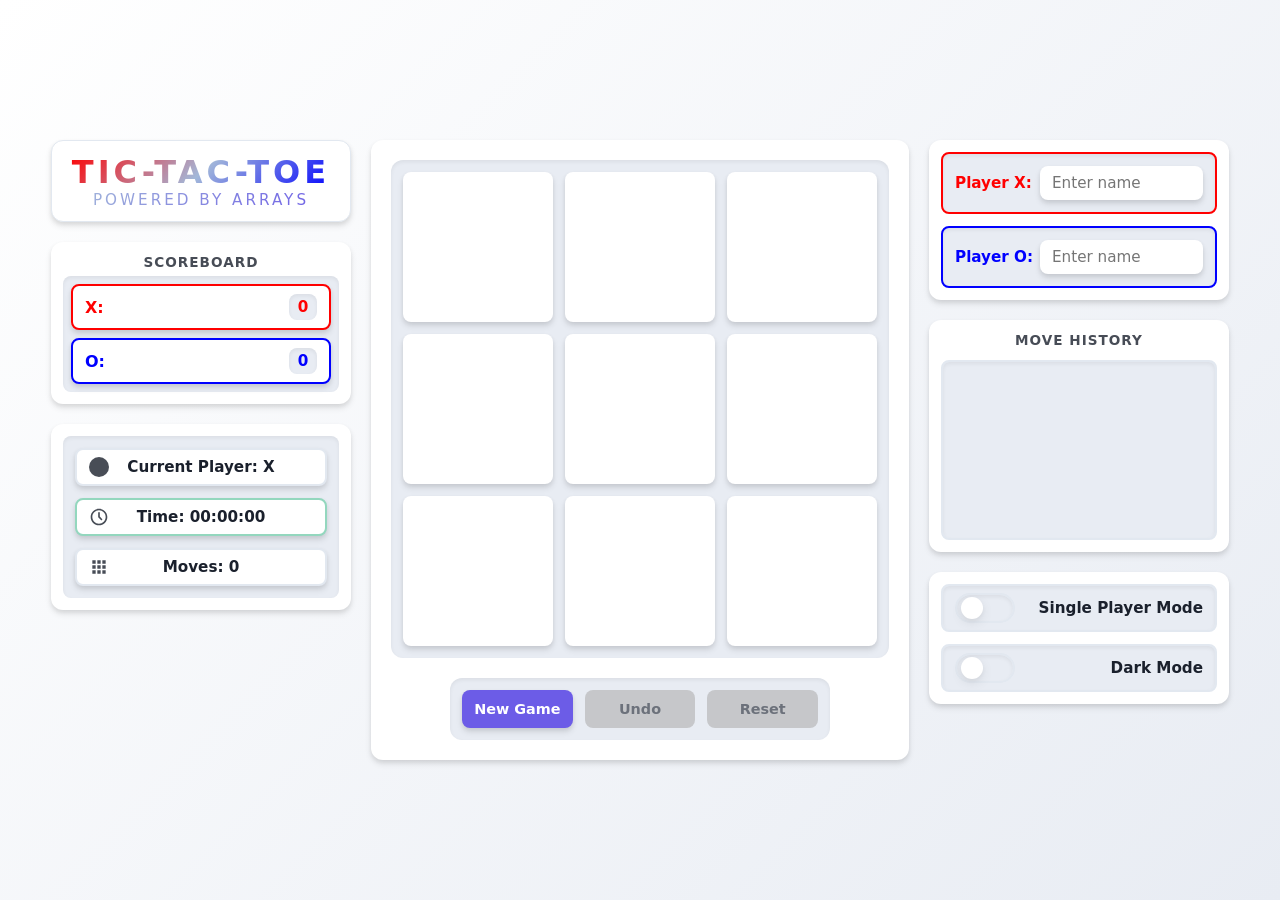
<file: TTT-Basic-Mode.html>
<!DOCTYPE html>
<html lang="en">
<head>
    <!-- Basic meta tags for character encoding and responsive viewport -->
    <meta charset="UTF-8">
    <meta name="viewport" content="width=device-width, initial-scale=1.0">
    <title>XOXO.array</title>
    <!-- Link to external stylesheet and favicon -->
    <style>
        /* Root CSS Variables - Light Theme */
        :root {
            /* Color variables */
            --x-color: #FF0000; /* Player X color (Bright Red) */
            --o-color: #0000FF; /* Player O color (Bright Blue) */
            --bg-color: #E8ECF3; /* Background color */
            --frame-color: #FFFFFF; /* Component frame color */
            --text-color: #1A202C; /* Main text color */
            --button-color: #6C5CE7; /* Primary button color */
            --button-hover: #5D4ED6; /* Button hover state */
            --accent-color: #93D7BE; /* Accent highlights */
            --border-color: #E2E8F0; /* Border elements */
            --shadow-color: rgba(108, 92, 231, 0.2); /* Shadow color with opacity */
            
            /* Spacing variables for consistent layout */
            --spacing-xs: 4px;
            --spacing-sm: 8px;
            --spacing-md: 12px;
            --spacing-lg: 16px;
            --spacing-xl: 20px;
            
            /* Border styling variables */
            --border-width: 2px;
            --border-radius: 12px;
            --border-radius-sm: 8px;
            --border-radius-lg: 16px;
            
            /* Shadow effects with layered depth */
            --shadow-main: 0 4px 12px rgba(0, 0, 0, 0.08), 0 2px 4px rgba(0, 0, 0, 0.04);
            --shadow-inner: inset 0 2px 4px rgba(0, 0, 0, 0.06);
            --shadow-hover: 0 6px 15px rgba(0, 0, 0, 0.1), 0 3px 6px rgba(0, 0, 0, 0.05);
            
            /* Other visual effects */
            --gradient-main: linear-gradient(135deg, var(--frame-color), var(--bg-color));
            --transition-main: all 0.3s ease;
            
            /* Standardized shadow system */
            --shadow-raised: 0 4px 6px rgba(0, 0, 0, 0.1), 0 2px 4px rgba(0, 0, 0, 0.06);
            --shadow-inset: inset 0 2px 4px rgba(0, 0, 0, 0.06);
            --shadow-hover: 0 6px 12px rgba(0, 0, 0, 0.12), 0 3px 6px rgba(0, 0, 0, 0.08);
        }
        
        /* Dark Theme Variables */
        [data-theme="dark"] {
            --bg-color: #0F172A;
            --frame-color: #1E293B;
            --text-color: #F8FAFC;
            --button-color: #6366F1;
            --button-hover: #4F46E5;
            --accent-color: #475569;
            --border-color: #334155;
            --shadow-color: rgba(0, 0, 0, 0.3);
            --shadow-main: 0 8px 20px var(--shadow-color);
            --shadow-inner: inset 0 2px 4px rgba(255, 255, 255, 0.05);
            --gradient-main: linear-gradient(135deg, var(--frame-color), var(--bg-color));
            
            /* Dark theme shadow adjustments */
            --shadow-raised: 0 4px 6px rgba(0, 0, 0, 0.25), 0 2px 4px rgba(0, 0, 0, 0.15);
            --shadow-inset: inset 0 2px 4px rgba(0, 0, 0, 0.2);
            --shadow-hover: 0 6px 12px rgba(0, 0, 0, 0.3), 0 3px 6px rgba(0, 0, 0, 0.2);
        }
        
        /* Global Reset and Base Styles */
        * {
            margin: 0;
            padding: 0;
            box-sizing: border-box;
            font-family: system-ui, -apple-system, BlinkMacSystemFont, 'Segoe UI', Roboto, 'Helvetica Neue', Arial, sans-serif;
        }
        
        /* Body Layout */
        body {
            background: var(--gradient-main);
            min-height: 100vh;
            display: flex;
            justify-content: center;
            align-items: center;
            padding: 20px;
            color: var(--text-color);
        }
        
        /* Main Container Layout */
        .container {
            display: flex;
            gap: var(--spacing-xl);
            padding: var(--spacing-xl);
        }
        
        /* Left Panel Layout */
        .left-panel {
            display: flex;
            flex-direction: column;
            gap: var(--spacing-xl);
            width: 300px;
        }
        
        /* Main Game Area Styling */
        .game-area {
            flex: 1;
            background-color: var(--frame-color);
            padding: var(--spacing-xl);
            border-radius: var(--border-radius);
            box-shadow: var(--shadow-raised);
            display: flex;
            flex-direction: column;
            align-items: center;
            gap: var(--spacing-xl);
            min-width: 0;
        }
        
        /* Side Panel Layout */
        .side-panel {
            width: 300px;
            display: flex;
            flex-direction: column;
            gap: var(--spacing-xl);
            position: sticky;
            top: var(--container-padding);
        }
        
        /* Title and Scoreboard Styling */
        .title-container, .score-board {
            background: var(--frame-color);
            border-radius: var(--border-radius);
            padding: var(--spacing-md);
            box-shadow: var(--shadow-raised);
            width: 100%;
        }
        
        /* Common Panel Styling */
        .game-status, .move-history, .player-names {
            background: var(--frame-color);
            border-radius: var(--border-radius);
            padding: var(--spacing-md);
            box-shadow: var(--shadow-raised);
        }
        
        /* Game Title Section */
        .title-container {
            text-align: center;
            position: relative;
            padding: var(--spacing-md) var(--spacing-lg);
            margin: 0 auto;
            background: var(--frame-color);
            border-radius: var(--border-radius);
            box-shadow: var(--shadow-raised);
            width: 100%;
            border: 1px solid var(--border-color);
        }
        
        /* Main Title Styling */
        h1 {
            font-size: min(2.0em, 5vw);
            font-weight: 900;
            text-transform: uppercase;
            margin: 0;
            padding: 0;
            letter-spacing: min(4px, 0.5vw);
            white-space: nowrap;
            background: linear-gradient(135deg, 
                var(--x-color) 0%, 
                #A3B8D9 50%, 
                var(--o-color) 100%
            );
            -webkit-background-clip: text;
            background-clip: text;
            -webkit-text-fill-color: transparent;
            line-height: 1.2;
        }
        
        /* Subtitle Styling */
        .subtitle {
            font-size: min(0.95em, 3vw);
            font-weight: 500;
            background: linear-gradient(135deg, #A3B8D9, var(--button-color));
            -webkit-background-clip: text;
            background-clip: text;
            -webkit-text-fill-color: transparent;
            letter-spacing: min(3px, 0.3vw);
            text-transform: uppercase;
            white-space: nowrap;
        }
        
        /* Dark Theme Title Adjustments */
        [data-theme="dark"] h1 {
            background: linear-gradient(135deg, 
                var(--x-color) 0%, 
                #A3B8D9 50%, 
                var(--o-color) 100%
            );
            -webkit-background-clip: text;
            background-clip: text;
            -webkit-text-fill-color: transparent;
        }
        
        [data-theme="dark"] .subtitle {
            background: linear-gradient(135deg, #A3B8D9, var(--button-color));
            -webkit-background-clip: text;
            background-clip: text;
            -webkit-text-fill-color: transparent;
        }
        
        /* Player Info Section */
        .player-info {
            display: flex;
            flex-direction: column;
            gap: var(--panel-gap);
            width: 100%;
            max-width: 380px;
            align-items: center;
        }
        
        /* Player Names Input Section */
        .player-names {
            display: flex;
            flex-direction: column;
            gap: var(--spacing-md);
            padding: var(--spacing-md);
            background: var(--frame-color);
            border-radius: var(--border-radius);
            box-shadow: var(--shadow-main);
        }
        
        /* Player Input Field Container */
        .player-input {
            display: flex;
            align-items: center;
            padding: var(--spacing-md);
            background: var(--bg-color);
            border-radius: var(--border-radius-sm);
            box-shadow: var(--shadow-inset);
            border: 2px solid transparent;
            transition: var(--transition-main);
        }
        
        /* Player X Input Styling */
        .player-input:first-child {
            border-color: var(--x-color);
        }
        
        /* Player O Input Styling */
        .player-input:last-child {
            border-color: var(--o-color);
        }
        
        /* Input Labels */
        .player-input label {
            white-space: nowrap;
            font-weight: 600;
            min-width: 85px;
            font-size: 0.95em;
        }
        
        /* Player X Label Color */
        .player-input:first-child label {
            color: var(--x-color);
        }
        
        /* Player O Label Color */
        .player-input:last-child label {
            color: var(--o-color);
        }
        
        /* Input Field Styling */
        .player-input input {
            flex: 1;
            padding: var(--spacing-sm) var(--spacing-md);
            border: none;
            border-radius: var(--border-radius-sm);
            outline: none;
            transition: var(--transition-main);
            background-color: var(--frame-color);
            color: var(--text-color);
            font-size: 0.95em;
            min-width: 0;
            box-shadow: var(--shadow-main);
        }
        
        /* Input Focus States */
        .player-input input:focus {
            box-shadow: 0 0 0 2px var(--button-color);
        }
        
        .player-input:first-child input:focus {
            box-shadow: 0 0 0 2px var(--x-color);
        }
        
        .player-input:last-child input:focus {
            box-shadow: 0 0 0 2px var(--o-color);
        }
        
        /* Scoreboard Styles */
        .score-board {
            background: var(--frame-color);
            border-radius: var(--border-radius);
            padding: var(--spacing-md);
            box-shadow: var(--shadow-raised);
            width: 100%;
            max-width: 380px;
        }
        
        .score-title {
            text-align: center;
            font-size: 0.85em;
            font-weight: 600;
            margin-bottom: 6px;
            letter-spacing: 1px;
            color: var(--text-color);
            opacity: 0.8;
            text-transform: uppercase;
        }
        
        .score-container {
            display: flex;
            flex-direction: column;
            gap: var(--spacing-sm);
            background: var(--bg-color);
            padding: var(--spacing-sm);
            border-radius: var(--border-radius-sm);
            box-shadow: var(--shadow-inset);
        }
        
        .score {
            padding: var(--spacing-sm) var(--spacing-md);
            border-radius: var(--border-radius-sm);
            font-size: 16px;
            font-weight: bold;
            text-align: center;
            transition: var(--transition-main);
            background: #FFFFFF;
            box-shadow: var(--shadow-main);
            display: flex;
            align-items: center;
            justify-content: space-between;
            gap: var(--spacing-md);
            border: 2px solid;
        }
        
        .score span {
            background: var(--bg-color);
            padding: var(--spacing-xs) var(--spacing-sm);
            border-radius: var(--border-radius-sm);
            min-width: 28px;
            font-size: 0.95em;
            box-shadow: var(--shadow-inner);
        }
        
        .x-score {
            color: var(--x-color);
            border-color: var(--x-color);
        }
        
        .o-score {
            color: var(--o-color);
            border-color: var(--o-color);
        }
        
        .x-score:hover, .o-score:hover {
            transform: translateY(-1px);
            box-shadow: var(--shadow-hover);
        }
        
        /* Game Board */
        .game-board {
            display: flex;
            flex-direction: column;
            gap: var(--spacing-md);
            width: 100%;
            max-width: 500px;
            padding: var(--spacing-md);
            background: var(--bg-color);
            border-radius: var(--border-radius);
            box-shadow: var(--shadow-inset);
        }
        
        .board-row {
            display: flex;
            gap: var(--spacing-md);
            justify-content: center;
        }
        
        .cell {
            width: 150px;
            height: 150px;
            border: none;
            background-color: var(--frame-color);
            border-radius: var(--border-radius-sm);
            font-size: 48px;
            font-weight: bold;
            cursor: pointer;
            transition: var(--transition-main);
            box-shadow: var(--shadow-main);
        }
        
        .cell:hover {
            transform: translateY(-2px);
            box-shadow: var(--shadow-hover);
            background-color: #FFFFFF;
            border: 2px solid var(--button-color);
        }
        
        .cell.x {
            color: var(--x-color);
            background: linear-gradient(135deg, #FFE8E8, #FFF);
            border: 2px solid var(--x-color);
        }
        
        .cell.o {
            color: var(--o-color);
            background: linear-gradient(135deg, #E8FFF8, #FFF);
            border: 2px solid var(--o-color);
        }
        
        /* Game Controls */
        .game-controls {
            width: 100%;
            max-width: 380px;
            padding: var(--spacing-md);
            background: var(--bg-color);
            border-radius: var(--border-radius);
            box-shadow: var(--shadow-inset);
        }
        
        .control-buttons {
            display: grid;
            grid-template-columns: repeat(3, 1fr);
            gap: var(--spacing-md);
            width: 100%;
        }
        
        .control-btn {
            padding: var(--spacing-sm) var(--spacing-md);
            border: none;
            border-radius: var(--border-radius-sm);
            background-color: var(--button-color);
            color: white;
            font-weight: 600;
            cursor: pointer;
            transition: var(--transition-main);
            box-shadow: var(--shadow-main);
            width: 100%;
            text-align: center;
            white-space: nowrap;
            font-size: 0.9em;
            height: 38px;
            display: flex;
            align-items: center;
            justify-content: center;
        }
        
        .control-btn:nth-child(2), .control-btn:nth-child(3) {
            background-color: var(--accent-color);
            color: var(--text-color);
        }
        
        .control-btn:nth-child(2):hover:not(:disabled),
        .control-btn:nth-child(3):hover:not(:disabled) {
            background: var(--accent-color);
            opacity: 0.9;
        }
        
        .control-btn:hover:not(:disabled) {
            transform: translateY(-2px);
            box-shadow: var(--shadow-hover);
            background: var(--button-hover);
        }
        
        .control-btn:disabled {
            background: #B0B0B0; /* Gray color for disabled state */
            cursor: not-allowed;
            transform: none;
            box-shadow: none;
            opacity: 0.6;
        }
        
        /* Game Info */
        .game-info {
            display: grid;
            grid-template-columns: 1fr;
            gap: var(--spacing-md);
            padding: var(--spacing-md);
            background: var(--bg-color);
            border-radius: var(--border-radius-sm);
            box-shadow: var(--shadow-inset);
        }
        
        #current-player, #timer, #moves {
            padding: var(--spacing-md);
            border-radius: var(--border-radius-sm);
            background: var(--frame-color);
            box-shadow: var(--shadow-main);
            font-weight: 600;
            color: var(--text-color);
            transition: var(--transition-main);
            font-size: 0.95em;
            text-align: center;
            height: 38px;
            display: flex;
            align-items: center;
            justify-content: center;
            gap: var(--spacing-md);
            border: 2px solid var(--border-color);
            position: relative;
        }
        
        #current-player::before {
            content: "";
            width: 20px;
            height: 20px;
            background-color: var(--button-color);
            border-radius: 50%;
            opacity: 0.8;
            position: absolute;
            left: var(--spacing-md);
        }
        
        #timer::before {
            content: "";
            width: 20px;
            height: 20px;
            background: var(--button-color);
            -webkit-mask: url('data:image/svg+xml,<svg xmlns="http://www.w3.org/2000/svg" viewBox="0 0 24 24"><path d="M12 2C6.5 2 2 6.5 2 12s4.5 10 10 10 10-4.5 10-10S17.5 2 12 2zm0 18c-4.4 0-8-3.6-8-8s3.6-8 8-8 8 3.6 8 8-3.6 8-8 8zm1-8.5V7c0-.6-.4-1-1-1s-1 .4-1 1v5c0 .3.1.5.3.7l3 3c.2.2.4.3.7.3.3 0 .5-.1.7-.3.4-.4.4-1 0-1.4L13 11.5z"/></svg>') center/contain;
            mask: url('data:image/svg+xml,<svg xmlns="http://www.w3.org/2000/svg" viewBox="0 0 24 24"><path d="M12 2C6.5 2 2 6.5 2 12s4.5 10 10 10 10-4.5 10-10S17.5 2 12 2zm0 18c-4.4 0-8-3.6-8-8s3.6-8 8-8 8 3.6 8 8-3.6 8-8 8zm1-8.5V7c0-.6-.4-1-1-1s-1 .4-1 1v5c0 .3.1.5.3.7l3 3c.2.2.4.3.7.3.3 0 .5-.1.7-.3.4-.4.4-1 0-1.4L13 11.5z"/></svg>') center/contain;
            opacity: 0.8;
            position: absolute;
            left: var(--spacing-md);
        }
        
        #moves::before {
            content: "";
            width: 20px;
            height: 20px;
            background: var(--button-color);
            -webkit-mask: url('data:image/svg+xml,<svg xmlns="http://www.w3.org/2000/svg" viewBox="0 0 24 24"><path d="M4 4h4v4H4V4zm6 0h4v4h-4V4zm6 0h4v4h-4V4zM4 10h4v4H4v-4zm6 0h4v4h-4v-4zm6 0h4v4h-4v-4zM4 16h4v4H4v-4zm6 0h4v4h-4v-4zm6 0h4v4h-4v-4z"/></svg>') center/contain;
            mask: url('data:image/svg+xml,<svg xmlns="http://www.w3.org/2000/svg" viewBox="0 0 24 24"><path d="M4 4h4v4H4V4zm6 0h4v4h-4V4zm6 0h4v4h-4V4zM4 10h4v4H4v-4zm6 0h4v4h-4v-4zm6 0h4v4h-4v-4zM4 16h4v4H4v-4zm6 0h4v4h-4v-4zm6 0h4v4h-4v-4z"/></svg>') center/contain;
            opacity: 0.8;
            position: absolute;
            left: var(--spacing-md);
        }
        
        #current-player.x-turn::before {
            background-color: var(--x-color);
            opacity: 1;
        }
        
        #current-player.o-turn::before {
            background-color: var(--o-color);
            opacity: 1;
        }
        
        /* Dark mode adjustments */
        [data-theme="dark"] #current-player,
        [data-theme="dark"] #timer,
        [data-theme="dark"] #moves {
            background: var(--bg-color);
            border-color: var(--border-color);
        }
        
        [data-theme="dark"] #current-player.x-turn {
            border-color: var(--x-color);
        }
        
        [data-theme="dark"] #current-player.o-turn {
            border-color: var(--o-color);
        }
        
        /* Move History */
        .move-history h2 {
            color: var(--text-color);
            margin-bottom: 10px;
            text-align: center;
            font-size: 0.85em;
            font-weight: 600;
            letter-spacing: 1px;
            text-transform: uppercase;
            opacity: 0.8;
        }
        
        .history-container {
            height: 180px;
            overflow-y: auto;
            padding: var(--spacing-md);
            background: var(--bg-color);
            border-radius: var(--border-radius-sm);
            box-shadow: var(--shadow-inset);
            margin-top: var(--spacing-md);
            white-space: pre-line;
            line-height: 1.5;
            font-size: 0.9em;
            min-height: 180px;
            border: 2px solid var(--border-color);
        }
        
        /* Switch Styles */
        .switch {
            position: relative;
            display: inline-block;
            width: 60px;
            height: 30px;
        }
        
        .switch input {
            opacity: 0;
            width: 0;
            height: 0;
        }
        
        .slider {
            position: absolute;
            cursor: pointer;
            top: 0;
            left: 0;
            right: 0;
            bottom: 0;
            background: var(--bg-color);
            transition: .4s;
            border-radius: 34px;
            box-shadow: var(--shadow-inner);
            border: 2px solid var(--border-color);
        }
        
        .slider:before {
            position: absolute;
            content: "";
            height: 22px;
            width: 22px;
            left: 4px;
            background: var(--frame-color);
            transition: .4s;
            border-radius: 50%;
            box-shadow: var(--shadow-main);
            font-size: 16px;
            text-align: center;
            line-height: 22px;
            top: 50%;
            transform: translateY(-50%);
        }
        
        input:checked + .slider {
            background: linear-gradient(135deg, var(--button-color), var(--button-hover));
            border-color: var(--button-color);
        }
        
        input:checked + .slider:before {
            transform: translate(26px, -50%);
            content: "";
        }
        
        /* Responsive Design */
        @media (max-width: 1024px) {
            .container {
                flex-direction: column;
                align-items: center;
                gap: var(--spacing-lg);
                padding: var(--spacing-lg);
            }
            
            .side-panel, .game-area {
                width: 100%;
                max-width: 380px;
            }
        }
        
        @media (max-width: 768px) {
            .container {
                padding: var(--spacing-md);
                gap: var(--spacing-md);
            }
        
            .title-container {
                padding: var(--spacing-sm) var(--spacing-md);
            }
        
            h1 {
                font-size: 2em;
                letter-spacing: 3px;
            }
        
            .subtitle {
                font-size: 0.9em;
                letter-spacing: 1.5px;
            }
        
            .cell {
                width: 80px;
                height: 80px;
                font-size: 32px;
            }
        
            .control-btn {
                height: 34px;
                font-size: 0.85em;
            }
        
            .history-container {
                height: 150px;
                min-height: 150px;
            }
        }
        
        @media (max-width: 480px) {
            .cell {
                width: 70px;
                height: 70px;
                font-size: 28px;
            }
        
            .control-buttons {
                grid-template-columns: 1fr;
            }
        
            .score {
                font-size: 14px;
            }
        
            #current-player, #timer, #moves {
                font-size: 0.85em;
                height: 34px;
            }
        
            h1 {
                font-size: 1.8em;
                letter-spacing: 2px;
            }
        
            .subtitle {
                font-size: 0.8em;
                letter-spacing: 1px;
            }
        }
        
        /* Touch device optimizations */
        @media (hover: none) {
            .cell:hover {
                transform: none;
                box-shadow: var(--shadow-main);
            }
        
            .control-btn:hover:not(:disabled) {
                transform: none;
            }
        }
        
        .theme-switch {
            display: flex;
            align-items: center;
            gap: 10px;
            margin-bottom: 10px;
        }
        
        .theme-switch span {
            color: var(--text-color);
            font-size: 14px;
        }
        
        /* Dark mode specific overrides */
        [data-theme="dark"] .cell {
            background-color: #334155;
        }
        
        [data-theme="dark"] .cell:hover {
            background-color: #475569;
        }
        
        [data-theme="dark"] .cell.x {
            background: linear-gradient(135deg, rgba(255, 0, 0, 0.15), #334155);
        }
        
        [data-theme="dark"] .cell.o {
            background: linear-gradient(135deg, rgba(0, 0, 255, 0.15), #334155);
        }
        
        [data-theme="dark"] .player-input input {
            background-color: #334155;
            border-color: #475569;
            color: #F8FAFC;
        }
        
        [data-theme="dark"] .player-input input:hover,
        [data-theme="dark"] .player-input input:focus {
            background-color: #475569;
            border-color: var(--button-color);
        }
        
        [data-theme="dark"] .history-container {
            background-color: #334155;
            color: #F8FAFC;
        }
        
        [data-theme="dark"] h1 {
            background: linear-gradient(135deg, 
                var(--x-color) 0%, 
                #A3B8D9 50%, 
                var(--o-color) 100%
            );
            -webkit-background-clip: text;
            background-clip: text;
            -webkit-text-fill-color: transparent;
        }
        
        [data-theme="dark"] .game-info {
            background-color: #1E293B;
        }
        
        [data-theme="dark"] #current-player,
        [data-theme="dark"] #timer {
            background-color: #334155;
            border-color: #475569;
            color: #F8FAFC;
        }
        
        [data-theme="dark"] .score {
            background-color: #334155;
        }
        
        [data-theme="dark"] .score span {
            background: linear-gradient(135deg, #475569, #334155);
            color: #F8FAFC;
        }
        
        .game-status {
            display: flex;
            flex-direction: column;
            gap: var(--spacing-md);
            padding: var(--spacing-md);
            background: var(--frame-color);
            border-radius: var(--border-radius);
            box-shadow: var(--shadow-main);
        }
        
        .game-info {
            display: flex;
            flex-direction: column;
            gap: var(--spacing-md);
            padding: var(--spacing-md);
            background: var(--bg-color);
            border-radius: var(--border-radius-sm);
            box-shadow: var(--shadow-inner);
        }
        
        .game-mode {
            background: var(--frame-color);
            border-radius: var(--border-radius);
            padding: var(--spacing-md);
            box-shadow: var(--shadow-main);
            display: flex;
            flex-direction: column;
            gap: var(--spacing-md);
        }
        
        .mode-switch {
            display: flex;
            align-items: center;
            justify-content: space-between;
            padding: var(--spacing-md);
            background: var(--bg-color);
            border-radius: var(--border-radius-sm);
            box-shadow: var(--shadow-inset);
            color: var(--text-color);
            font-weight: 600;
            font-size: 0.95em;
            position: relative;
            overflow: hidden;
            border: 2px solid var(--border-color);
            height: 48px;
        }
        
        [data-theme="dark"] .mode-switch {
            background: var(--bg-color);
            border-color: var(--button-color);
            color: var(--text-color);
        }
        
        #current-player, #timer {
            padding: var(--spacing-md);
            border-radius: var(--border-radius-sm);
            background: var(--frame-color);
            box-shadow: var(--shadow-main);
            font-weight: 600;
            color: var(--text-color);
            transition: var(--transition-main);
            font-size: 0.95em;
            text-align: center;
            height: 38px;
            display: flex;
            align-items: center;
            justify-content: center;
            border: 2px solid var(--border-color);
        }
        
        #current-player.x-turn {
            border-color: var(--x-color);
            color: var(--x-color);
        }
        
        #current-player.o-turn {
            border-color: var(--o-color);
            color: var(--o-color);
        }
        
        #timer {
            border-color: var(--accent-color);
            color: var(--text-color);
        }
        
        /* Dark mode adjustments */
        [data-theme="dark"] .mode-switch {
            background: var(--bg-color);
            border-color: var(--button-color);
        }
        
        [data-theme="dark"] #current-player,
        [data-theme="dark"] #timer {
            background: var(--bg-color);
            color: var(--text-color);
        }
        
        [data-theme="dark"] #current-player.x-turn {
            color: var(--x-color);
        }
        
        [data-theme="dark"] #current-player.o-turn {
            color: var(--o-color);
        }
        
        /* Dark mode adjustments */
        [data-theme="dark"] .mode-switch,
        [data-theme="dark"] #current-player,
        [data-theme="dark"] #timer,
        [data-theme="dark"] .history-container {
            background: var(--bg-color);
            border-color: var(--border-color);
        }
        
        [data-theme="dark"] .slider {
            background: var(--bg-color);
            border-color: var(--border-color);
        }
        
        #current-player::before, #timer::before, #moves::before {
            background-color: var(--text-color);
        }
        
        [data-theme="dark"] .subtitle {
            background: linear-gradient(135deg, #6366F1, #475569);
            -webkit-background-clip: text;
            background-clip: text;
            -webkit-text-fill-color: transparent;
        }
        
        /* Dark mode title adjustments */
        [data-theme="dark"] h1 {
            background: linear-gradient(135deg, 
                var(--x-color) 0%, 
                #A3B8D9 50%, 
                var(--o-color) 100%
            );
            -webkit-background-clip: text;
            background-clip: text;
            -webkit-text-fill-color: transparent;
        }
        
        [data-theme="dark"] .subtitle {
            background: linear-gradient(135deg, #A3B8D9, var(--button-color));
            -webkit-background-clip: text;
            background-clip: text;
            -webkit-text-fill-color: transparent;
        }
        
        /* Main containers - raised effect */
        .title-container,
        .game-status,
        .move-history,
        .player-names,
        .game-mode,
        .score-board {
            box-shadow: var(--shadow-raised);
        }
        
        /* Inner elements - inset effect */
        .game-board,
        .game-controls,
        .game-info,
        .history-container,
        .score-container,
        .player-input,
        .mode-switch {
            box-shadow: var(--shadow-inset);
        }
        
        /* Interactive elements - raised with hover effect */
        .cell,
        .control-btn,
        .score {
            box-shadow: var(--shadow-raised);
            transition: var(--transition-main);
        }
        
        .cell:hover,
        .control-btn:hover:not(:disabled),
        .score:hover {
            box-shadow: var(--shadow-hover);
        }
        
        /* Input fields - subtle raised effect */
        .player-input input {
            box-shadow: var(--shadow-raised);
        }
        
        /* Game info elements - raised effect */
        #current-player,
        #timer,
        #moves {
            box-shadow: var(--shadow-raised);
        } 
    </style>
    <link rel="icon" href="data:image/svg+xml,<svg xmlns='http://www.w3.org/2000/svg' viewBox='0 0 24 24'><path d='M4 4h4v4H4V4zm6 0h4v4h-4V4zm6 0h4v4h-4V4zM4 10h4v4H4v-4zm6 0h4v4h-4v-4zm6 0h4v4h-4v-4zM4 16h4v4H4v-4zm6 0h4v4h-4V4zm6 0h4v4h-4V4z'/></svg>" type="image/svg+xml">
</head>
<body>
    <!-- Main container for the game layout -->
    <div class="container">
        <!-- Left side: Title, Scoreboard, and Game Stats -->
        <div class="left-panel">
            <!-- Game title -->
            <div class="title-container">
                <h1>TIC-TAC-TOE</h1>
                <p class="subtitle">Powered by Arrays</p>
            </div>
            <!-- Scoreboard section -->
            <div class="score-board">
                <h2 class="score-title">SCOREBOARD</h2>
                <div class="score-container">
                    <div class="score x-score">X: <span id="x-score">0</span></div>
                    <div class="score o-score">O: <span id="o-score">0</span></div>
                </div>
            </div>
            <!-- Game status information -->
            <div class="game-status">
                <div class="game-info">
                    <div id="current-player">Current Player: X</div>
                    <div id="timer">Time: 00:00:00</div>
                    <div id="moves">Moves: 0</div>
                </div>
            </div>
        </div>

        <!-- Center: Main game area -->
        <div class="game-area">
            <!-- Game board grid (3x3) -->
            <div class="game-board">
                <!-- First row -->
                <div class="board-row">
                    <button class="cell" data-index="0"></button>
                    <button class="cell" data-index="1"></button>
                    <button class="cell" data-index="2"></button>
                </div>
                <!-- Second row -->
                <div class="board-row">
                    <button class="cell" data-index="3"></button>
                    <button class="cell" data-index="4"></button>
                    <button class="cell" data-index="5"></button>
                </div>
                <!-- Third row -->
                <div class="board-row">
                    <button class="cell" data-index="6"></button>
                    <button class="cell" data-index="7"></button>
                    <button class="cell" data-index="8"></button>
                </div>
            </div>

            <!-- Game control buttons -->
            <div class="game-controls">
                <div class="control-buttons">
                    <button id="new-game" class="control-btn">New Game</button>
                    <button id="undo-move" class="control-btn" disabled>Undo</button>
                    <button id="reset-stats" class="control-btn" disabled>Reset</button>
                </div>
            </div>
        </div>

        <!-- Right side: Side panel with game information -->
        <div class="side-panel">
            <!-- Player name input fields -->
            <div class="player-names">
                <div class="player-input">
                    <label for="player-x">Player X:</label>
                    <input type="text" id="player-x" placeholder="Enter name">
                </div>
                <div class="player-input">
                    <label for="player-o">Player O:</label>
                    <input type="text" id="player-o" placeholder="Enter name">
                </div>
            </div>

            <!-- Move history section -->
            <div class="move-history">
                <h2>Move History</h2>
                <div id="history-text" class="history-container"></div>
            </div>

            <!-- Game mode toggles -->
            <div class="game-mode">
                <!-- Single player mode toggle -->
                <div class="mode-switch">
                    <label class="switch">
                        <input type="checkbox" id="single-player-mode">
                        <span class="slider"></span>
                    </label>
                    <span>Single Player Mode</span>
                </div>
                <!-- Dark mode toggle -->
                <div class="mode-switch">
                    <label class="switch">
                        <input type="checkbox" id="theme-toggle">
                        <span class="slider"></span>
                    </label>
                    <span>Dark Mode</span>
                </div>
            </div>
        </div>
    </div>
    <script>
        // Game configuration constants
        const BOARD_SIZE = 9;  // 3x3 board
        const AI_MOVE_DELAY = 500;  // 500ms delay for AI moves to make them visible
        
        class TicTacToe {
            constructor() {
                // Initialize game state variables
                this.board = Array(BOARD_SIZE).fill('');  // Empty board array
                this.currentPlayer = 'X';  // X starts first
                this.gameOver = false;
                this.moveHistory = [];  // Array to store move history
                this.playerXScore = 0;
                this.playerOScore = 0;
                this.playerNames = { X: 'X', O: 'O' };  // Default player names
                this.timerRunning = false;
                this.timeElapsed = 0;
                this.singlePlayerMode = false;  // Two-player mode by default
                this.moves = 0;  // Counter for number of moves made
        
                // Cache for AI minimax algorithm optimization
                this.minimaxCache = new Map();
                this.MAX_CACHE_SIZE = 1000;
        
                // Get and store DOM element references
                this.cells = Array.from(document.querySelectorAll('.cell'));
                this.newGameButton = document.getElementById('new-game');
                this.undoMoveButton = document.getElementById('undo-move');
                this.resetStatsButton = document.getElementById('reset-stats');
                this.modeSwitch = document.getElementById('single-player-mode');
                this.playerXInput = document.getElementById('player-x');
                this.playerOInput = document.getElementById('player-o');
                this.currentPlayerDisplay = document.getElementById('current-player');
                this.timerDisplay = document.getElementById('timer');
                this.movesDisplay = document.getElementById('moves');
                this.historyText = document.querySelector('.history-container');
                
                // Scoreboard element references
                this.xScoreDisplay = document.getElementById('x-score');
                this.oScoreDisplay = document.getElementById('o-score');
        
                // Utility function for input debouncing
                this.debounce = (func, wait) => {
                    let timeout;
                    return function executedFunction(...args) {
                        const later = () => {
                            clearTimeout(timeout);
                            func(...args);
                        };
                        clearTimeout(timeout);
                        timeout = setTimeout(later, wait);
                    };
                };
        
                // Initialize game components
                this.setupEventListeners();
                this.updateScoreDisplay();
                
                // Initially disable reset button until first move
                this.resetStatsButton.disabled = true;
        
                // Timer animation frame ID for cleanup
                this.timerFrameId = null;
            }
        
            // Set up all event listeners for game interactions
            setupEventListeners() {
                // Optimize board click handling with event delegation
                const gameBoard = document.querySelector('.game-board');
                gameBoard.addEventListener('click', (event) => {
                    const cell = event.target.closest('.cell');
                    if (cell) {
                        this.handleMove(parseInt(cell.dataset.index));
                    }
                });
        
                // Control buttons event delegation
                const controlButtons = document.querySelector('.control-buttons');
                controlButtons.addEventListener('click', (event) => {
                    const button = event.target.closest('.control-btn');
                    if (!button || button.disabled) return;
        
                    switch (button.id) {
                        case 'new-game':
                            this.resetBoard();
                            break;
                        case 'undo-move':
                            this.undoMove();
                            break;
                        case 'reset-stats':
                            this.resetStats();
                            break;
                    }
                });
        
                // Player name input handling with debouncing
                const updatePlayerName = this.debounce((player, input) => {
                    const name = this.sanitizeInput(input.value.trim()) || player;
                    this.playerNames[player] = name;
                    this.updateScoreDisplay();
                    this.updateCurrentPlayerDisplay();
                }, 250);
        
                // Add input listeners for player names
                this.playerXInput.addEventListener('input', () => updatePlayerName('X', this.playerXInput));
                this.playerOInput.addEventListener('input', () => updatePlayerName('O', this.playerOInput));
        
                // Game mode toggle listener
                this.modeSwitch.addEventListener('change', () => this.toggleGameMode());
            }
        
            // Update scoreboard display with current scores and player names
            updateScoreDisplay() {
                const xName = this.playerNames.X || 'X';
                const oName = this.playerNames.O || 'O';
                this.xScoreDisplay.parentElement.innerHTML = `${xName}: <span id="x-score">${this.playerXScore}</span>`;
                this.oScoreDisplay.parentElement.innerHTML = `${oName}: <span id="o-score">${this.playerOScore}</span>`;
                
                // Re-cache score display elements after innerHTML update
                this.xScoreDisplay = document.getElementById('x-score');
                this.oScoreDisplay = document.getElementById('o-score');
            }
        
            // Update current player display with name and turn indicator
            updateCurrentPlayerDisplay() {
                this.currentPlayerDisplay.textContent = `Current Player: ${this.playerNames[this.currentPlayer]}`;
                this.currentPlayerDisplay.classList.remove('x-turn', 'o-turn');
                this.currentPlayerDisplay.classList.add(this.currentPlayer.toLowerCase() + '-turn');
            }
        
            // Handle player move on cell click
            handleMove(index) {
                if (this.board[index] === '' && !this.checkWinner() && !this.gameOver) {
                    // Start timer on first move
                    if (!this.timerRunning) {
                        this.timerRunning = true;
                        this.startTime = Date.now();
                        this.updateTimer();
                    }
        
                    // Make the player's move
                    this.makeMove(index);
        
                    // Handle AI move in single player mode
                    if (this.singlePlayerMode && 
                        this.currentPlayer === 'O' && 
                        !this.checkWinner() && 
                        this.board.includes('') &&
                        !this.gameOver) {
                        setTimeout(() => {
                            if (!this.gameOver) {
                                this.makeAIMove();
                            }
                        }, AI_MOVE_DELAY);
                    }
                }
            }
        
            // Process a move at the given index
            makeMove(index) {
                this.updateBoard(index);
                this.updateMoveHistory(index);
                this.checkGameState();
        
                // Enable reset button after first move
                this.resetStatsButton.disabled = false;
            }
        
            // Update the game board with the current move
            updateBoard(index) {
                this.board[index] = this.currentPlayer;
                const cell = this.cells[index];
                cell.textContent = this.currentPlayer;
                cell.classList.add(this.currentPlayer.toLowerCase());
        
                // Update move counter
                this.moves++;
                this.movesDisplay.textContent = `Moves: ${this.moves}`;
            }
        
            // Record move in history and update display
            updateMoveHistory(index) {
                const row = Math.floor(index / 3) + 1;
                const col = (index % 3) + 1;
                const moveTime = this.timerDisplay.textContent.replace('Time: ', '');
                const playerName = this.playerNames[this.currentPlayer];
                const moveText = `[${moveTime}] ${playerName}: (${row},${col})\n`;
                this.historyText.textContent += moveText;
                this.historyText.scrollTop = this.historyText.scrollHeight;
        
                // Store move for undo functionality
                this.moveHistory.push({ index, player: this.currentPlayer });
                this.undoMoveButton.disabled = false;
            }
        
            // Check game state after each move
            checkGameState() {
                if (this.checkWinner()) {
                    this.handleWin();
                } else if (!this.board.includes('')) {
                    this.handleDraw();
                } else {
                    this.switchPlayer();
                }
            }
        
            // Switch to the next player
            switchPlayer() {
                this.currentPlayer = this.currentPlayer === 'X' ? 'O' : 'X';
                this.updateCurrentPlayerDisplay();
            }
        
            // AI move calculation and execution
            makeAIMove() {
                const move = this.findBestMove();
                if (move !== null) {
                    this.makeMove(move);
                }
            }
        
            // Find the best move using minimax algorithm with improved evaluation
            findBestMove() {
                let bestScore = -Infinity;
                let bestMoves = [];
                let alpha = -Infinity;
                let beta = Infinity;
        
                // First two moves strategy
                if (this.moveHistory.length === 0) {
                    // First move: Take center or corner
                    return 4; // Always take center first
                } else if (this.moveHistory.length === 2) {
                    // Second move: If center is taken, take corner. If corner is taken, take center
                    if (this.board[4] === 'X') {
                        const corners = [0, 2, 6, 8];
                        return corners[Math.floor(Math.random() * corners.length)];
                    } else {
                        return 4;
                    }
                }
        
                // Try each available move
                for (let i = 0; i < 9; i++) {
                    if (this.board[i] === '') {
                        this.board[i] = 'O';
                        let score = this.minimax(this.board, 0, false, alpha, beta) + this.evaluatePosition(i);
                        this.board[i] = '';
        
                        if (score > bestScore) {
                            bestScore = score;
                            bestMoves = [i];
                        } else if (score === bestScore) {
                            bestMoves.push(i);
                        }
                        alpha = Math.max(alpha, bestScore);
                    }
                }
        
                // If we can win immediately, do it
                for (const move of bestMoves) {
                    this.board[move] = 'O';
                    if (this.checkWinnerForMinimax() === 'O') {
                        this.board[move] = '';
                        return move;
                    }
                    this.board[move] = '';
                }
        
                // If opponent can win next move, block it
                for (let i = 0; i < 9; i++) {
                    if (this.board[i] === '') {
                        this.board[i] = 'X';
                        if (this.checkWinnerForMinimax() === 'X') {
                            this.board[i] = '';
                            return i;
                        }
                        this.board[i] = '';
                    }
                }
        
                // Choose randomly from best moves for less predictability
                return bestMoves[Math.floor(Math.random() * bestMoves.length)];
            }
        
            // Evaluate the strategic value of a position
            evaluatePosition(index) {
                let score = 0;
                const board = this.board;
        
                // Strategic position values
                const positionValues = [
                    5, 3, 5, // Corners are highly valued
                    3, 8, 3, // Center is most valuable
                    5, 3, 5  // Corners are highly valued
                ];
                score += positionValues[index] * 0.5;
        
                // Check for potential fork opportunities
                if (this.canCreateFork(index, 'O')) {
                    score += 50;
                }
        
                // Block opponent's fork opportunities
                if (this.canCreateFork(index, 'X')) {
                    score += 40;
                }
        
                // Evaluate lines (rows, columns, diagonals)
                score += this.evaluateLines(index);
        
                return score;
            }
        
            // Check if a move can create a fork (two winning opportunities)
            canCreateFork(index, player) {
                if (this.board[index] !== '') return false;
                
                this.board[index] = player;
                let winningLines = 0;
                const lines = [
                    [0, 1, 2], [3, 4, 5], [6, 7, 8], // rows
                    [0, 3, 6], [1, 4, 7], [2, 5, 8], // columns
                    [0, 4, 8], [2, 4, 6] // diagonals
                ];
        
                for (const line of lines) {
                    let playerCount = 0;
                    let emptyCount = 0;
                    for (const pos of line) {
                        if (this.board[pos] === player) playerCount++;
                        if (this.board[pos] === '') emptyCount++;
                    }
                    if (playerCount === 2 && emptyCount === 1) winningLines++;
                }
        
                this.board[index] = '';
                return winningLines >= 2;
            }
        
            // Evaluate potential lines (rows, columns, diagonals)
            evaluateLines(index) {
                let score = 0;
                const lines = this.getLinesForPosition(index);
        
                for (const line of lines) {
                    let oCount = 0;
                    let xCount = 0;
                    let emptyCount = 0;
        
                    for (const pos of line) {
                        if (this.board[pos] === 'O') oCount++;
                        else if (this.board[pos] === 'X') xCount++;
                        else emptyCount++;
                    }
        
                    // Evaluate line potential
                    if (oCount === 2 && emptyCount === 1) score += 30; // Near win
                    if (xCount === 2 && emptyCount === 1) score += 25; // Block opponent
                    if (oCount === 1 && emptyCount === 2) score += 5;  // Potential line
                    if (xCount === 1 && emptyCount === 2) score += 3;  // Block potential line
                }
        
                return score;
            }
        
            // Get all lines that contain the given position
            getLinesForPosition(index) {
                const lines = [
                    [0, 1, 2], [3, 4, 5], [6, 7, 8], // rows
                    [0, 3, 6], [1, 4, 7], [2, 5, 8], // columns
                    [0, 4, 8], [2, 4, 6] // diagonals
                ];
        
                return lines.filter(line => line.includes(index));
            }
        
            // Enhanced minimax algorithm with strategic position evaluation
            minimax(board, depth, isMaximizing, alpha, beta) {
                const boardKey = board.join('');
                
                if (this.minimaxCache.has(boardKey)) {
                    return this.minimaxCache.get(boardKey);
                }
        
                let result = this.checkWinnerForMinimax();
                if (result !== null) {
                    const score = result === 'O' ? 1000 - depth : depth - 1000; // Much higher stakes
                    this.minimaxCache.set(boardKey, score);
                    return score;
                }
                if (!board.includes('')) {
                    this.minimaxCache.set(boardKey, 0);
                    return 0;
                }
        
                if (isMaximizing) {
                    let bestScore = -Infinity;
                    for (let i = 0; i < BOARD_SIZE; i++) {
                        if (board[i] === '') {
                            board[i] = 'O';
                            let score = this.minimax(board, depth + 1, false, alpha, beta);
                            board[i] = '';
                            bestScore = Math.max(score, bestScore);
                            alpha = Math.max(alpha, bestScore);
                            if (beta <= alpha) break;
                        }
                    }
                    this.minimaxCache.set(boardKey, bestScore);
                    return bestScore;
                } else {
                    let bestScore = Infinity;
                    for (let i = 0; i < BOARD_SIZE; i++) {
                        if (board[i] === '') {
                            board[i] = 'X';
                            let score = this.minimax(board, depth + 1, true, alpha, beta);
                            board[i] = '';
                            bestScore = Math.min(score, bestScore);
                            beta = Math.min(beta, bestScore);
                            if (beta <= alpha) break;
                        }
                    }
                    this.minimaxCache.set(boardKey, bestScore);
                    return bestScore;
                }
            }
        
            // Enhanced win checking for minimax
            checkWinnerForMinimax() {
                const winPatterns = [
                    [0, 1, 2], [3, 4, 5], [6, 7, 8], // rows
                    [0, 3, 6], [1, 4, 7], [2, 5, 8], // columns
                    [0, 4, 8], [2, 4, 6] // diagonals
                ];
        
                for (const pattern of winPatterns) {
                    const [a, b, c] = pattern;
                    if (this.board[a] && 
                        this.board[a] === this.board[b] && 
                        this.board[a] === this.board[c]) {
                        return this.board[a];
                    }
                }
        
                return null;
            }
        
            checkWinner() {
                const winPatterns = [
                    [0, 1, 2], [3, 4, 5], [6, 7, 8], // rows
                    [0, 3, 6], [1, 4, 7], [2, 5, 8], // columns
                    [0, 4, 8], [2, 4, 6] // diagonals
                ];
        
                return winPatterns.some(pattern => {
                    const [a, b, c] = pattern;
                    return this.board[a] &&
                        this.board[a] === this.board[b] &&
                        this.board[a] === this.board[c];
                });
            }
        
            handleWin() {
                this.stopTimer();
                const winnerName = this.playerNames[this.currentPlayer];
                const totalTime = this.timerDisplay.textContent.replace('Time: ', '');
                const summaryText = `\n${winnerName} wins!\nTotal Moves: ${this.moves}, Total Time: ${totalTime}\n`;
                this.historyText.textContent += summaryText;
        
                // Update score
                if (this.currentPlayer === 'X') {
                    this.playerXScore++;
                } else {
                    this.playerOScore++;
                }
                
                // Update scoreboard display
                this.updateScoreDisplay();
        
                // Highlight winning combination
                this.highlightWinningCombination();
        
                // Show win message
                setTimeout(() => {
                    alert(`${winnerName} wins!`);
                    this.resetBoard();
                }, 100);
            }
        
            highlightWinningCombination() {
                const winPatterns = [
                    [0, 1, 2], [3, 4, 5], [6, 7, 8], // rows
                    [0, 3, 6], [1, 4, 7], [2, 5, 8], // columns
                    [0, 4, 8], [2, 4, 6] // diagonals
                ];
        
                for (const pattern of winPatterns) {
                    const [a, b, c] = pattern;
                    if (this.board[a] && 
                        this.board[a] === this.board[b] && 
                        this.board[a] === this.board[c]) {
                        // Highlight winning cells
                        pattern.forEach(index => {
                            this.cells[index].style.backgroundColor = 
                                this.currentPlayer === 'O' ? 'var(--o-color)' : 'var(--x-color)';
                            this.cells[index].style.color = 'var(--frame-color)';
                        });
                        break;
                    }
                }
            }
        
            handleDraw() {
                this.stopTimer();
                const totalTime = this.timerDisplay.textContent.replace('Time: ', '');
                const summaryText = `\nGame Draw!\nTotal Moves: ${this.moves}, Total Time: ${totalTime}\n`;
                this.historyText.textContent += summaryText;
                setTimeout(() => {
                    alert("It's a Draw!");
                    this.resetBoard();
                }, 100);
            }
        
            undoMove() {
                if (this.moveHistory.length > 0) {
                    const lastMove = this.moveHistory.pop();
                    this.board[lastMove.index] = '';
                    const cell = this.cells[lastMove.index];
                    cell.textContent = '';
                    cell.classList.remove('x', 'o');
                    cell.style.backgroundColor = '';
                    cell.style.color = '';
        
                    // Update moves counter
                    this.moves--;
                    this.movesDisplay.textContent = `Moves: ${this.moves}`;
        
                    this.currentPlayer = lastMove.player;
                    this.updateCurrentPlayerDisplay();
        
                    this.historyText.textContent += "Move undone\n";
                    this.historyText.scrollTop = this.historyText.scrollHeight;
        
                    if (this.moveHistory.length === 0) {
                        this.undoMoveButton.disabled = true;
                        this.stopTimer();
                        this.startTime = null;
                        this.timerDisplay.textContent = "Time: 00:00:00";
        
                        // Disable reset button if no moves are left
                        this.resetStatsButton.disabled = true;
                    }
                }
            }
        
            updateTimer() {
                if (this.timerRunning && this.startTime) {
                    const updateTimerDisplay = () => {
                        const elapsed = Date.now() - this.startTime;
                        const minutes = Math.floor(elapsed / 60000);
                        const seconds = Math.floor((elapsed % 60000) / 1000);
                        const milliseconds = Math.floor((elapsed % 1000) / 10);
                        this.timerDisplay.textContent = 
                            `Time: ${minutes.toString().padStart(2, '0')}:${seconds.toString().padStart(2, '0')}:${milliseconds.toString().padStart(2, '0')}`;
                        
                        if (this.timerRunning) {
                            this.timerFrameId = requestAnimationFrame(updateTimerDisplay);
                        }
                    };
                    
                    this.timerFrameId = requestAnimationFrame(updateTimerDisplay);
                }
            }
        
            stopTimer() {
                this.timerRunning = false;
                if (this.timerFrameId) {
                    cancelAnimationFrame(this.timerFrameId);
                    this.timerFrameId = null;
                }
            }
        
            startTimer() {
                if (!this.timerRunning) {
                    this.timerRunning = true;
                    this.startTime = Date.now();
                    this.updateTimer();
                }
            }
        
            toggleGameMode() {
                this.singlePlayerMode = this.modeSwitch.checked;
                if (this.singlePlayerMode) {
                    this.playerOInput.value = "AI";
                    this.playerOInput.disabled = true;
                    this.playerNames.O = "AI";
                } else {
                    this.playerOInput.value = "O";
                    this.playerOInput.disabled = false;
                    this.playerNames.O = "O";
                }
            }
        
            resetBoard() {
                this.board = Array(BOARD_SIZE).fill('');
                this.currentPlayer = 'X';
                this.moveHistory = [];
                this.stopTimer();
                this.startTime = null;
                this.timerDisplay.textContent = "Time: 00:00:00";
                this.undoMoveButton.disabled = true;
                
                // Reset moves counter
                this.moves = 0;
                this.movesDisplay.textContent = "Moves: 0";
        
                // Update current player display
                this.updateCurrentPlayerDisplay();
        
                // Update player names and scoreboard
                this.playerNames.X = this.playerXInput.value.trim() || 'X';
                this.playerNames.O = this.singlePlayerMode ? 'AI' : (this.playerOInput.value.trim() || 'O');
                this.updateScoreDisplay();
        
                // Reset cells
                this.cells.forEach(cell => {
                    cell.textContent = '';
                    cell.classList.remove('x', 'o');
                    cell.style.backgroundColor = '';
                    cell.style.color = '';
                });
        
                // Add reset message to history with player names
                this.historyText.textContent += `\n=== New Game: ${this.playerNames.X} vs ${this.playerNames.O} ===\n`;
                this.historyText.scrollTop = this.historyText.scrollHeight;
        
                // Clear minimax cache on new game
                this.clearMinimaxCache();
            }
        
            resetStats() {
                // Reset scores
                this.playerXScore = 0;
                this.playerOScore = 0;
                this.updateScoreDisplay();
        
                // Reset timer
                this.stopTimer();
                this.timeElapsed = 0;
                this.startTime = null;
                this.timerDisplay.textContent = "Time: 0:00";
        
                // Reset moves
                this.moves = 0;
                this.movesDisplay.textContent = "Moves: 0";
        
                // Clear move history
                this.historyText.textContent = "=== Game Stats Reset ===\n";
                this.historyText.scrollTop = this.historyText.scrollHeight;
        
                // Disable reset button after reset
                this.resetStatsButton.disabled = true;
        
                // Reset the board
                this.resetBoard();
            }
        
            sanitizeInput(input) {
                const div = document.createElement('div');
                div.textContent = input;
                return div.innerHTML;
            }
        
            clearMinimaxCache() {
                if (this.minimaxCache.size > this.MAX_CACHE_SIZE) {
                    this.minimaxCache.clear();
                }
            }
        }
        
        // Initialize the game when the DOM is loaded
        document.addEventListener('DOMContentLoaded', () => {
            new TicTacToe();
        });
    </script>
    <!-- Theme detection and initialization script -->
    <script>
        // Theme detection and initialization
        const themeToggle = document.getElementById('theme-toggle');
        const prefersDarkScheme = window.matchMedia('(prefers-color-scheme: dark)');

        // Function to update theme based on dark mode preference
        function updateTheme(isDark) {
            if (isDark) {
                document.documentElement.setAttribute('data-theme', 'dark');
            } else {
                document.documentElement.removeAttribute('data-theme');
            }
            themeToggle.checked = isDark;
            localStorage.setItem('theme', isDark ? 'dark' : 'light');
        }

        // Initialize theme based on system preference or saved preference
        function initializeTheme() {
            const savedTheme = localStorage.getItem('theme');
            if (savedTheme) {
                updateTheme(savedTheme === 'dark');
            } else {
                updateTheme(prefersDarkScheme.matches);
            }
        }

        // Listen for system theme changes
        prefersDarkScheme.addListener((e) => {
            if (!localStorage.getItem('theme')) {
                updateTheme(e.matches);
            }
        });

        // Listen for manual theme toggle
        themeToggle.addEventListener('change', () => {
            updateTheme(themeToggle.checked);
        });

        // Initialize theme on page load
        document.addEventListener('DOMContentLoaded', initializeTheme);
        initializeTheme();

        // Update favicon based on current theme
        function updateFavicon() {
            const favicon = document.querySelector("link[rel='icon']");
            favicon.href = "data:image/svg+xml,<svg xmlns='http://www.w3.org/2000/svg' viewBox='0 0 24 24'><path fill='%236C5CE7' d='M4 4h4v4H4V4zm6 0h4v4h-4V4zm6 0h4v4h-4V4zM4 10h4v4H4v-4zm6 0h4v4h-4v-4zm6 0h4v4h-4v-4zM4 16h4v4H4v-4zm6 0h4v4h-4V4zm6 0h4v4h-4V4z'/></svg>";
        }
        updateFavicon();
    </script>
</body>
</html>
</file>
